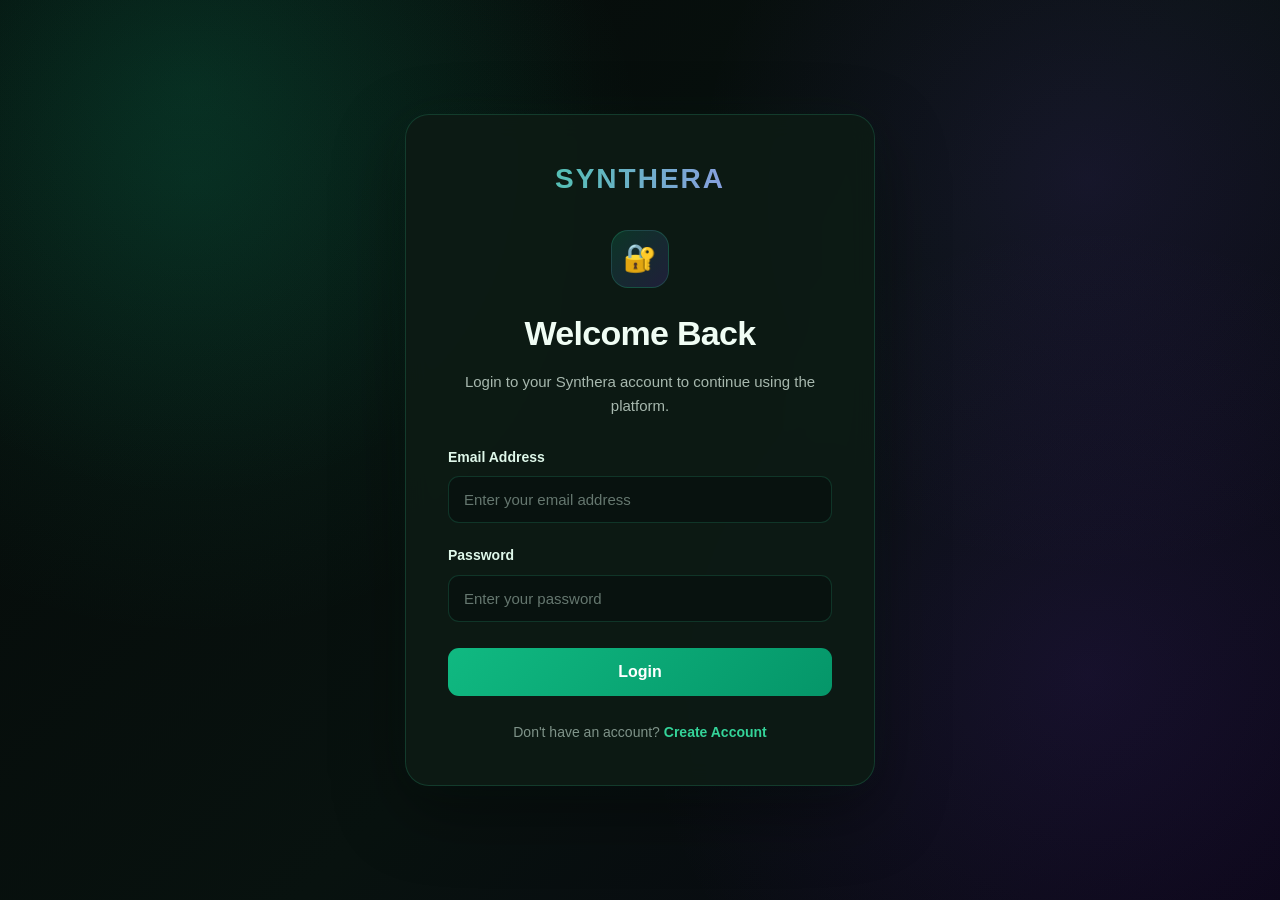
<file: frontend/index.html>
﻿<!DOCTYPE html>
<html lang="en">
<head>
    <meta charset="UTF-8">
    <meta name="viewport" content="width=device-width, initial-scale=1.0">

    <title>Synthera - AI Health Screening</title>

    <style>
        * {
            box-sizing: border-box;
            margin: 0;
            padding: 0;
        }

        html {
            scroll-behavior: smooth;
        }

        body {
            font-family: Arial, Helvetica, sans-serif;
            background: #06100d;
            color: #f0fdf4;
            min-height: 100vh;
        }

        /* =========================
           NAVBAR
        ========================= */

        .navbar {
            width: 100%;
            background: rgba(5, 15, 12, 0.96);
            border-bottom: 1px solid rgba(52, 211, 153, 0.15);
            position: sticky;
            top: 0;
            z-index: 1000;
            backdrop-filter: blur(12px);
        }

        .nav-container {
            max-width: 1200px;
            margin: auto;
            min-height: 72px;
            padding: 0 25px;

            display: flex;
            align-items: center;
            justify-content: space-between;
        }

        .nav-left {
            display: flex;
            align-items: center;
            gap: 25px;
        }

        .logo {
            text-decoration: none;
            color: #34d399;
            font-size: 25px;
            font-weight: 800;
            letter-spacing: 2px;
        }

        .welcome-text {
            color: #a7b8ae;
            font-size: 14px;
        }

        .nav-links {
            display: flex;
            gap: 25px;
        }

        .nav-links a {
            color: #b8c8c0;
            text-decoration: none;
            font-size: 14px;
            font-weight: 600;
        }

        .nav-links a:hover,
        .nav-links a.active {
            color: #34d399;
        }


        /* =========================
           HERO
        ========================= */

        .hero {
            min-height: 560px;

            display: flex;
            align-items: center;
            justify-content: center;

            padding: 80px 20px;

            background:
                radial-gradient(
                    circle at 20% 30%,
                    rgba(16, 185, 129, 0.14),
                    transparent 35%
                ),
                radial-gradient(
                    circle at 80% 60%,
                    rgba(124, 58, 237, 0.14),
                    transparent 35%
                );
        }

        .hero-content {
            max-width: 900px;
            text-align: center;
        }

        .hero-badge {
            display: inline-block;
            margin-bottom: 20px;

            color: #34d399;
            font-size: 13px;
            font-weight: 700;
            letter-spacing: 2px;
        }

        .hero h1 {
            font-size: clamp(42px, 7vw, 72px);
            line-height: 1.05;
            margin-bottom: 25px;
        }

        .hero h1 span {
            display: block;
            color: #10b981;
        }

        .hero p {
            max-width: 720px;
            margin: auto;

            color: #a7b8ae;
            font-size: 17px;
            line-height: 1.7;
        }

        .hero-buttons {
            display: flex;
            justify-content: center;
            gap: 15px;
            margin-top: 32px;
        }


        /* =========================
           BUTTONS
        ========================= */

        .btn-primary,
        .btn-secondary {
            display: inline-block;

            padding: 14px 25px;
            border-radius: 10px;

            font-size: 15px;
            font-weight: 700;

            text-decoration: none;
            cursor: pointer;

            transition: 0.25s ease;
        }

        .btn-primary {
            background: linear-gradient(
                135deg,
                #10b981,
                #059669
            );

            color: white;
            border: none;
        }

        .btn-primary:hover {
            transform: translateY(-2px);
            box-shadow:
                0 12px 30px rgba(16, 185, 129, 0.25);
        }

        .btn-secondary {
            border: 1px solid rgba(52, 211, 153, 0.35);
            color: #34d399;
            background: rgba(16, 185, 129, 0.05);
        }

        .btn-secondary:hover {
            background: rgba(16, 185, 129, 0.12);
        }


        /* =========================
           SCREENING
        ========================= */

        .screening-section {
            padding: 80px 20px 100px;

            background:
                radial-gradient(
                    circle at 15% 30%,
                    rgba(16, 185, 129, 0.08),
                    transparent 35%
                );
        }

        .section-heading {
            text-align: center;
            margin-bottom: 40px;
        }

        .section-heading > span {
            display: block;

            color: #34d399;
            font-size: 13px;
            font-weight: 700;
            letter-spacing: 2px;

            margin-bottom: 12px;
        }

        .section-heading h2 {
            font-size: 40px;
            margin-bottom: 12px;
        }

        .section-heading p {
            color: #9eb0a7;
            font-size: 16px;
        }


        /* =========================
           SCREENING BOX
        ========================= */

        .screening-box {
            width: 100%;
            max-width: 850px;

            margin: auto;
            padding: 30px;

            border-radius: 24px;

            background:
                linear-gradient(
                    135deg,
                    rgba(13, 35, 27, 0.96),
                    rgba(14, 19, 35, 0.96)
                );

            border: 1px solid rgba(52, 211, 153, 0.20);

            box-shadow:
                0 25px 70px rgba(0, 0, 0, 0.35);
        }


        /* =========================
           UPLOAD
        ========================= */

        .upload-area {
            min-height: 330px;

            border: 2px dashed rgba(16, 185, 129, 0.45);
            border-radius: 20px;

            display: flex;
            flex-direction: column;
            align-items: center;
            justify-content: center;

            padding: 35px 20px;

            text-align: center;

            background: rgba(16, 185, 129, 0.035);
        }

        .upload-icon {
            width: 65px;
            height: 65px;

            border-radius: 50%;

            display: flex;
            align-items: center;
            justify-content: center;

            background: rgba(16, 185, 129, 0.10);
            color: #34d399;

            font-size: 42px;

            margin-bottom: 18px;
        }

        .upload-area h3 {
            font-size: 24px;
            margin-bottom: 10px;
        }

        .upload-area p {
            color: #a7b8ae;
            margin-bottom: 18px;
        }

        .file-name {
            color: #34d399 !important;
            font-size: 14px;
            margin-top: 15px;
            margin-bottom: 0 !important;

            max-width: 90%;
            overflow: hidden;
            text-overflow: ellipsis;
            white-space: nowrap;
        }


        /* =========================
           PREVIEW
        ========================= */

        .preview-area {
            display: none;

            margin-top: 25px;
            padding: 20px;

            border-radius: 16px;

            background: #071510;
            border: 1px solid rgba(52, 211, 153, 0.18);

            text-align: center;
        }

        .preview-area.show {
            display: block;
        }

        #previewImage {
            display: block;

            width: auto;
            max-width: 100%;

            /* IMPORTANT */
            max-height: 320px;

            margin: auto;

            object-fit: contain;

            border-radius: 12px;

            box-shadow:
                0 10px 30px rgba(0, 0, 0, 0.35);
        }


        /* =========================
           ANALYZE BUTTON
        ========================= */

        .screening-button {
            width: 100%;

            margin-top: 25px;

            padding: 17px;

            font-size: 17px;
        }

        .screening-button:disabled {
            opacity: 0.6;
            cursor: not-allowed;
            transform: none;
        }


        /* =========================
           RESULT
        ========================= */

        .result-box {
            display: none;

            margin-top: 25px;

            padding: 25px;

            border-radius: 18px;

            background:
                linear-gradient(
                    135deg,
                    rgba(16, 185, 129, 0.10),
                    rgba(124, 58, 237, 0.10)
                );

            border: 1px solid rgba(52, 211, 153, 0.25);

            text-align: center;
        }

        .result-box.show {
            display: block;
        }

        .result-content h3 {
            color: #34d399;
            font-size: 14px;
            letter-spacing: 2px;
            margin-bottom: 15px;
        }

        .result-status {
            font-size: 32px;
            font-weight: 800;

            color: #f0fdf4;

            margin-bottom: 12px;
        }

        .result-confidence {
            color: #a7b8ae;
            font-size: 16px;
            margin-bottom: 15px;
        }

        .result-confidence strong {
            color: #34d399;
        }

        .result-message {
            color: #b6c5bd;
            line-height: 1.6;
            font-size: 14px;
        }

        .result-actions {
            display: flex;
            justify-content: center;
            gap: 12px;
            margin-top: 22px;
            flex-wrap: wrap;
        }


        /* =========================
           ERROR
        ========================= */

        .error-message {
            color: #fecaca;

            background: rgba(239, 68, 68, 0.10);

            border: 1px solid rgba(239, 68, 68, 0.25);

            border-radius: 12px;

            padding: 15px;

            line-height: 1.5;
        }


        /* =========================
           FEATURES
        ========================= */

        .features-section {
            padding: 80px 20px;
        }

        .features-grid {
            max-width: 1200px;
            margin: auto;

            display: grid;
            grid-template-columns:
                repeat(3, 1fr);

            gap: 30px;
        }

        .feature-card {
            padding: 35px;

            min-height: 280px;

            border-radius: 22px;

            background: rgba(13, 27, 21, 0.90);

            border: 1px solid rgba(52, 211, 153, 0.18);

            transition: 0.25s ease;
        }

        .feature-card:hover {
            transform: translateY(-5px);

            border-color:
                rgba(52, 211, 153, 0.35);
        }

        .feature-icon {
            width: 65px;
            height: 65px;

            border-radius: 16px;

            display: flex;
            align-items: center;
            justify-content: center;

            background:
                linear-gradient(
                    135deg,
                    rgba(16, 185, 129, 0.15),
                    rgba(124, 58, 237, 0.15)
                );

            border: 1px solid rgba(52, 211, 153, 0.20);

            color: #f0fdf4;

            font-size: 28px;

            margin-bottom: 30px;
        }

        .feature-card h3 {
            font-size: 24px;
            margin-bottom: 20px;
        }

        .feature-card p {
            color: #a7b8ae;
            line-height: 1.7;
        }


        /* =========================
           WORKFLOW
        ========================= */

        .workflow-section {
            padding: 80px 20px;
        }

        .workflow {
            max-width: 1100px;
            margin: auto;

            display: grid;
            grid-template-columns:
                repeat(4, 1fr);

            gap: 20px;
        }

        .workflow-step {
            text-align: center;

            padding: 25px;
        }

        .step-number {
            width: 60px;
            height: 60px;

            margin: 0 auto 18px;

            border-radius: 50%;

            display: flex;
            align-items: center;
            justify-content: center;

            background: rgba(16, 185, 129, 0.10);

            border: 1px solid rgba(52, 211, 153, 0.25);

            color: #34d399;

            font-weight: 800;
        }

        .workflow-step h3 {
            margin-bottom: 10px;
        }

        .workflow-step p {
            color: #8fa39a;
            line-height: 1.5;
        }


        /* =========================
           FOOTER
        ========================= */

        .footer {
            padding: 50px 20px;

            border-top:
                1px solid rgba(52, 211, 153, 0.12);

            text-align: center;

            background: #040b09;
        }

        .footer h3 {
            color: #34d399;
            letter-spacing: 2px;
            margin-bottom: 15px;
        }

        .footer p {
            color: #87978f;
            margin-bottom: 12px;
        }

        .footer span {
            color: #596861;
            font-size: 13px;
        }


        /* =========================
           MOBILE
        ========================= */

        @media (max-width: 800px) {

            .nav-container {
                flex-direction: column;
                gap: 15px;
                padding: 18px;
            }

            .nav-left {
                flex-direction: column;
                gap: 8px;
            }

            .nav-links {
                gap: 15px;
                flex-wrap: wrap;
                justify-content: center;
            }

            .hero {
                padding: 60px 20px;
            }

            .hero h1 {
                font-size: 42px;
            }

            .hero-buttons {
                flex-direction: column;
            }

            .features-grid {
                grid-template-columns: 1fr;
            }

            .workflow {
                grid-template-columns:
                    repeat(2, 1fr);
            }

            .screening-box {
                padding: 18px;
            }

        }


        @media (max-width: 500px) {

            .workflow {
                grid-template-columns: 1fr;
            }

            .section-heading h2 {
                font-size: 32px;
            }

            .upload-area {
                min-height: 280px;
            }

        }
    </style>
</head>


<body>

    <!-- =========================
         NAVBAR
    ========================= -->

    <nav class="navbar">

        <div class="nav-container">

            <div class="nav-left">

                <a
                    href="index.html"
                    class="logo"
                >
                    SYNTHERA
                </a>

                <span
                    class="welcome-text"
                    id="welcomeUser"
                >
                    Hello 👋
                </span>

            </div>


            <div class="nav-links">

                <a
                    href="index.html"
                    class="active"
                >
                    Home
                </a>

                <a href="#screening">
                    Screening
                </a>

                <a href="fund-request.html">
                    Fund Request
                </a>

            </div>

        </div>

    </nav>


    <!-- =========================
         HERO
    ========================= -->

    <section class="hero">

        <div class="hero-content">

            <span class="hero-badge">
                AI-POWERED HEALTH SCREENING
            </span>

            <h1>
                Intelligent Health
                <span>Screening & Support</span>
            </h1>

            <p>
                Synthera uses AI-based image screening
                to identify possible anemia indicators
                and connects eligible users with a
                structured healthcare fund request system.
            </p>

            <div class="hero-buttons">

                <a
                    href="#screening"
                    class="btn-primary"
                >
                    Start Screening
                </a>

                <a
                    href="fund-request.html"
                    class="btn-secondary"
                >
                    Request Fund
                </a>

            </div>

        </div>

    </section>


    <!-- =========================
         SCREENING
    ========================= -->

    <section
        class="screening-section"
        id="screening"
    >

        <div class="section-heading">

            <span>
                AI SCREENING
            </span>

            <h2>
                Check Your Health
            </h2>

            <p>
                Upload an eye image for an AI-based
                anemia screening result.
            </p>

        </div>


        <div class="screening-box">


            <!-- UPLOAD -->

            <div
                class="upload-area"
                id="uploadArea"
            >

                <div class="upload-icon">
                    +
                </div>

                <h3>
                    Upload Image
                </h3>

                <p>
                    Select a JPG, JPEG or PNG image
                </p>

                <input
                    type="file"
                    id="imageInput"
                    accept=".jpg,.jpeg,.png,image/jpeg,image/png"
                    hidden
                >

                <button
                    type="button"
                    class="btn-primary"
                    id="chooseImageBtn"
                >
                    Choose Image
                </button>

                <p
                    id="fileName"
                    class="file-name"
                ></p>

            </div>


            <!-- PREVIEW -->

            <div
                class="preview-area"
                id="previewArea"
            >

                <img
                    id="previewImage"
                    alt="Selected image preview"
                >

            </div>


            <!-- ANALYZE -->

            <button
                type="button"
                class="btn-primary screening-button"
                id="screenButton"
            >
                Analyze Image
            </button>


            <!-- RESULT -->

            <div
                id="resultBox"
                class="result-box"
            ></div>


        </div>

    </section>


    <!-- =========================
         FEATURES
    ========================= -->

    <section class="features-section">

        <div class="section-heading">

            <span>
                WHY SYNTHERA
            </span>

            <h2>
                One Platform, Multiple Solutions
            </h2>

        </div>


        <div class="features-grid">

            <div class="feature-card">

                <div class="feature-icon">
                    AI
                </div>

                <h3>
                    AI Screening
                </h3>

                <p>
                    Image-based AI screening provides
                    a quick preliminary anemia indication.
                </p>

            </div>


            <div class="feature-card">

                <div class="feature-icon">
                    ₹
                </div>

                <h3>
                    Fund Support
                </h3>

                <p>
                    Submit healthcare fund requests
                    through a structured digital process.
                </p>

            </div>


            <div class="feature-card">

                <div class="feature-icon">
                    ✓
                </div>

                <h3>
                    Admin Allocation
                </h3>

                <p>
                    Administrators can review requests
                    and allocate approved financial support.
                </p>

            </div>

        </div>

    </section>


    <!-- =========================
         WORKFLOW
    ========================= -->

    <section class="workflow-section">

        <div class="section-heading">

            <span>
                HOW IT WORKS
            </span>

            <h2>
                Simple 4-Step Process
            </h2>

        </div>


        <div class="workflow">

            <div class="workflow-step">

                <div class="step-number">
                    01
                </div>

                <h3>
                    Upload
                </h3>

                <p>
                    Upload a suitable health image.
                </p>

            </div>


            <div class="workflow-step">

                <div class="step-number">
                    02
                </div>

                <h3>
                    AI Screening
                </h3>

                <p>
                    Our trained model analyzes the image.
                </p>

            </div>


            <div class="workflow-step">

                <div class="step-number">
                    03
                </div>

                <h3>
                    Request Fund
                </h3>

                <p>
                    Submit a healthcare support request.
                </p>

            </div>


            <div class="workflow-step">

                <div class="step-number">
                    04
                </div>

                <h3>
                    Allocation
                </h3>

                <p>
                    Admin reviews and processes the request.
                </p>

            </div>

        </div>

    </section>


    <!-- =========================
         FOOTER
    ========================= -->

    <footer class="footer">

        <h3>
            SYNTHERA
        </h3>

        <p>
            AI-Based Multi-Deficiency Health Screening
            & Fund Allocation System
        </p>

        <span>
            © 2026 Synthera. Academic Project.
        </span>

    </footer>


    <!-- =========================
         JAVASCRIPT
    ========================= -->

    <script>

        /* =====================================
           USER LOGIN
        ===================================== */

        const userData =
            localStorage.getItem("synthera_user");


        if (!userData) {

            window.location.href =
                "login.html";

        }


        let currentUser = null;


        try {

            currentUser =
                JSON.parse(userData);

        } catch (error) {

            localStorage.removeItem(
                "synthera_user"
            );

            window.location.href =
                "login.html";

        }


        /* =====================================
           WELCOME USER
        ===================================== */

        if (currentUser) {

            const welcomeUser =
                document.getElementById(
                    "welcomeUser"
                );


            if (currentUser.name) {

                welcomeUser.textContent =
                    `Hello, ${currentUser.name} 👋`;

            }

        }


        /* =====================================
           ELEMENTS
        ===================================== */

        const imageInput =
            document.getElementById(
                "imageInput"
            );


        const chooseImageBtn =
            document.getElementById(
                "chooseImageBtn"
            );


        const previewArea =
            document.getElementById(
                "previewArea"
            );


        const previewImage =
            document.getElementById(
                "previewImage"
            );


        const fileName =
            document.getElementById(
                "fileName"
            );


        const screenButton =
            document.getElementById(
                "screenButton"
            );


        const resultBox =
            document.getElementById(
                "resultBox"
            );


        /* =====================================
           CHOOSE IMAGE
        ===================================== */

        chooseImageBtn.addEventListener(
            "click",
            function () {

                imageInput.click();

            }
        );


        /* =====================================
           IMAGE SELECTED
        ===================================== */

        imageInput.addEventListener(
            "change",
            function () {

                const file =
                    this.files[0];


                if (!file) {
                    return;
                }


                /* Check image */

                if (!file.type.startsWith("image/")) {

                    showError(
                        "Please select a valid JPG, JPEG or PNG image."
                    );

                    return;

                }


                /* File name */

                fileName.textContent =
                    file.name;


                /* Preview */

                const reader =
                    new FileReader();


                reader.onload =
                    function (event) {

                        previewImage.src =
                            event.target.result;


                        previewArea.classList.add(
                            "show"
                        );


                        /* Clear old result */

                        resultBox.classList.remove(
                            "show"
                        );

                        resultBox.innerHTML = "";

                    };


                reader.readAsDataURL(file);


                /* Clear previous AI data */

                localStorage.removeItem(
                    "synthera_screening_result"
                );

                localStorage.removeItem(
                    "synthera_screening_confidence"
                );

            }
        );


        /* =====================================
           ANALYZE IMAGE
        ===================================== */

        screenButton.addEventListener(
            "click",
            async function () {


                const file =
                    imageInput.files[0];


                /* No image */

                if (!file) {

                    showError(
                        "Please select an image first."
                    );

                    return;

                }


                /* Loading */

                screenButton.disabled =
                    true;

                screenButton.textContent =
                    "Analyzing...";


                resultBox.classList.remove(
                    "show"
                );


                const formData =
                    new FormData();


                formData.append(
                    "file",
                    file
                );


                try {


                    /* =========================
                       CALL BACKEND
                    ========================= */

                    const response =
                        await fetch(
                            "http://127.0.0.1:8001/predict",
                            {
                                method: "POST",
                                body: formData
                            }
                        );


                    /* Response */

                    const data =
                        await response.json();


                    console.log(
                        "AI RESPONSE:",
                        data
                    );


                    /* Backend error */

                    if (!response.ok) {

                        throw new Error(
                            data.detail ||
                            "AI screening failed."
                        );

                    }


                    /* =========================
                       GET RESULT
                    ========================= */

                    const prediction =
                        data.prediction ??
                        data.result ??
                        data.label ??
                        "Unknown";


                    let confidence =
                        data.confidence ??
                        data.probability ??
                        "";


                    const message =
                        data.message ??
                        "AI screening completed successfully.";


                    /* =========================
                       CONFIDENCE FORMAT
                    ========================= */

                    if (
                        confidence !== "" &&
                        confidence !== null &&
                        confidence !== undefined
                    ) {

                        const confidenceNumber =
                            Number(confidence);


                        if (
                            !Number.isNaN(
                                confidenceNumber
                            )
                        ) {

                            if (
                                confidenceNumber <= 1
                            ) {

                                confidence =
                                    (
                                        confidenceNumber *
                                        100
                                    ).toFixed(2);

                            } else {

                                confidence =
                                    confidenceNumber.toFixed(2);

                            }

                        }

                    }


                    /* =========================
                       SAVE AI RESULT
                    ========================= */

                    localStorage.setItem(
                        "synthera_screening_result",
                        prediction
                    );


                    localStorage.setItem(
                        "synthera_screening_confidence",
                        confidence
                    );


                    /* =========================
                       DISPLAY RESULT
                    ========================= */

                    resultBox.innerHTML = `

                        <div class="result-content">

                            <h3>
                                AI SCREENING RESULT
                            </h3>

                            <div class="result-status">
                                ${prediction}
                            </div>

                            ${
                                confidence !== ""
                                ?
                                `
                                <div class="result-confidence">

                                    Model Confidence:

                                    <strong>
                                        ${confidence}%
                                    </strong>

                                </div>
                                `
                                :
                                ""
                            }

                            <p class="result-message">
                                ${message}
                            </p>


                            <div class="result-actions">

                                <a
                                    href="fund-request.html"
                                    class="btn-primary"
                                >
                                    Continue to Fund Request
                                </a>

                                <button
                                    type="button"
                                    class="btn-secondary"
                                    onclick="window.location.href='#screening'"
                                >
                                    Analyze Another Image
                                </button>

                            </div>

                        </div>

                    `;


                    resultBox.classList.add(
                        "show"
                    );


                    /* =================================
                       IMPORTANT:
                       SCROLL TO RESULT
                    ================================= */

                    setTimeout(
                        function () {

                            resultBox.scrollIntoView({
                                behavior: "smooth",
                                block: "center"
                            });

                        },
                        200
                    );


                } catch (error) {


                    console.error(
                        "SCREENING ERROR:",
                        error
                    );


                    showError(
                        error.message ||
                        "Unable to connect to AI backend."
                    );

                }


                /* Reset button */

                screenButton.disabled =
                    false;

                screenButton.textContent =
                    "Analyze Image";

            }
        );


        /* =====================================
           ERROR FUNCTION
        ===================================== */

        function showError(message) {

            resultBox.innerHTML = `

                <div class="error-message">

                    <strong>
                        Screening Error
                    </strong>

                    <br><br>

                    ${message}

                </div>

            `;


            resultBox.classList.add(
                "show"
            );


            resultBox.scrollIntoView({
                behavior: "smooth",
                block: "center"
            });

        }

    </script>

</body>
</html>
</file>
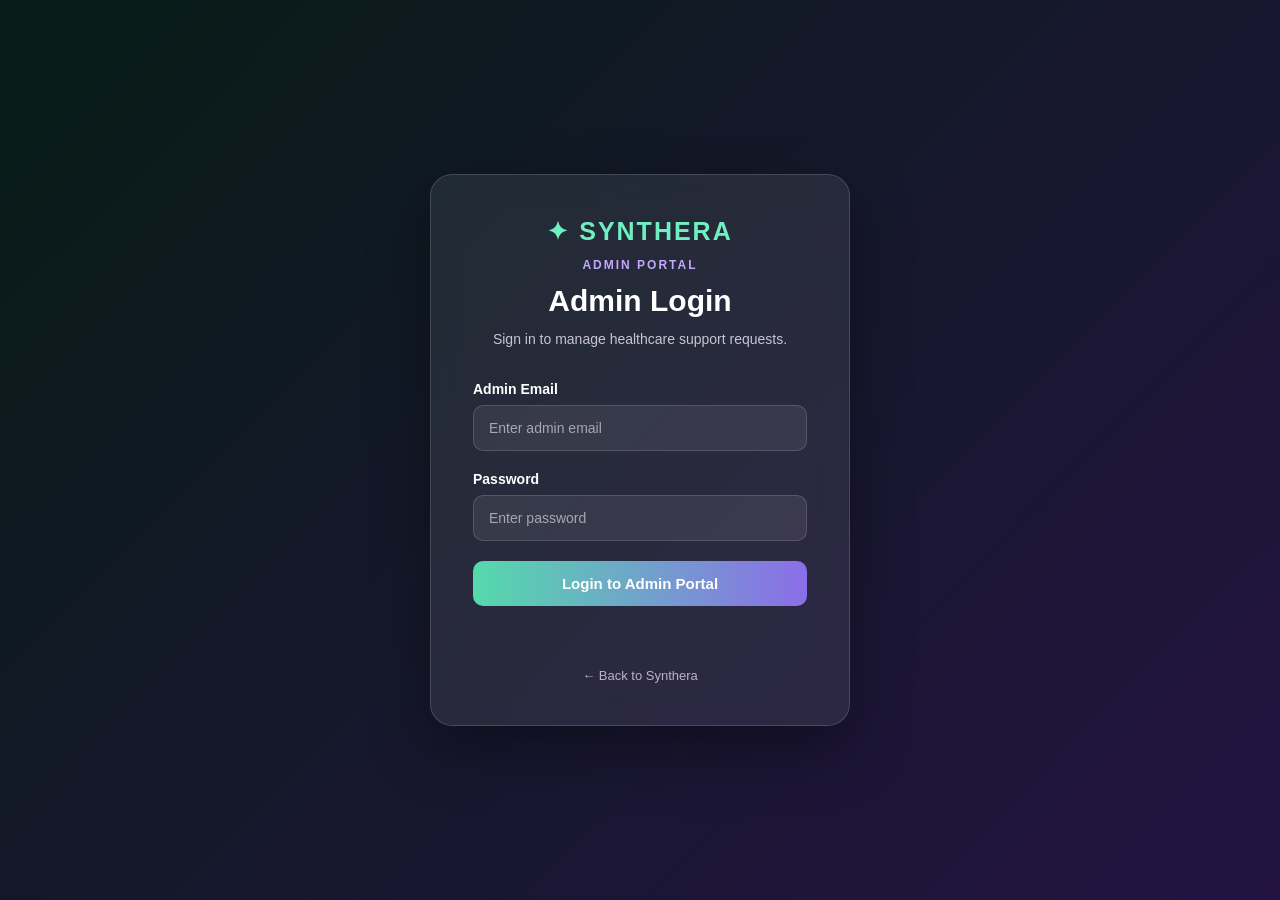
<file: frontend/admin-login.html>
<!DOCTYPE html>
<html lang="en">
<head>
    <meta charset="UTF-8">
    <meta name="viewport" content="width=device-width, initial-scale=1.0">

    <title>Synthera | Admin Login</title>

    <style>
        * {
            box-sizing: border-box;
            margin: 0;
            padding: 0;
        }

        body {
            min-height: 100vh;
            display: flex;
            align-items: center;
            justify-content: center;
            font-family: Arial, sans-serif;
            background: linear-gradient(135deg, #071c16, #241342);
            color: white;
        }

        .login-card {
            width: 420px;
            max-width: 90%;
            padding: 42px;
            border-radius: 22px;
            background: rgba(255, 255, 255, 0.08);
            border: 1px solid rgba(255, 255, 255, 0.15);
            box-shadow: 0 25px 60px rgba(0, 0, 0, 0.35);
            backdrop-filter: blur(15px);
        }

        .logo {
            text-align: center;
            font-size: 25px;
            font-weight: 800;
            letter-spacing: 2px;
            color: #70f0c1;
            margin-bottom: 12px;
        }

        .admin-label {
            text-align: center;
            font-size: 12px;
            font-weight: 700;
            letter-spacing: 2px;
            color: #c4a7ff;
            margin-bottom: 12px;
        }

        h1 {
            text-align: center;
            font-size: 30px;
            margin-bottom: 10px;
        }

        .description {
            text-align: center;
            color: #c9c5d4;
            font-size: 14px;
            line-height: 1.6;
            margin-bottom: 30px;
        }

        .form-group {
            margin-bottom: 20px;
        }

        label {
            display: block;
            margin-bottom: 8px;
            font-size: 14px;
            font-weight: 600;
        }

        input {
            width: 100%;
            padding: 14px 15px;
            border-radius: 10px;
            border: 1px solid rgba(255, 255, 255, 0.15);
            outline: none;
            background: rgba(255, 255, 255, 0.08);
            color: white;
            font-size: 14px;
        }

        input::placeholder {
            color: #aaa5b5;
        }

        input:focus {
            border-color: #70f0c1;
        }

        button {
            width: 100%;
            padding: 14px;
            border: none;
            border-radius: 10px;
            background: linear-gradient(90deg, #55d9ac, #8b6ee8);
            color: white;
            font-size: 15px;
            font-weight: 700;
            cursor: pointer;
            transition: 0.2s;
        }

        button:hover {
            transform: translateY(-1px);
            opacity: 0.95;
        }

        .message {
            margin-top: 18px;
            text-align: center;
            font-size: 14px;
            min-height: 20px;
        }

        .success {
            color: #70f0c1;
        }

        .error {
            color: #ff8d9b;
        }

        .back-link {
            display: block;
            text-align: center;
            margin-top: 24px;
            color: #bbb4ca;
            text-decoration: none;
            font-size: 13px;
        }

        .back-link:hover {
            color: white;
        }
    </style>
</head>

<body>

    <div class="login-card">

        <div class="logo">✦ SYNTHERA</div>

        <div class="admin-label">
            ADMIN PORTAL
        </div>

        <h1>Admin Login</h1>

        <p class="description">
            Sign in to manage healthcare support requests.
        </p>

        <form id="adminLoginForm">

            <div class="form-group">
                <label for="email">
                    Admin Email
                </label>

                <input
                    type="email"
                    id="email"
                    placeholder="Enter admin email"
                    required
                >
            </div>

            <div class="form-group">
                <label for="password">
                    Password
                </label>

                <input
                    type="password"
                    id="password"
                    placeholder="Enter password"
                    required
                >
            </div>

            <button type="submit">
                Login to Admin Portal
            </button>

        </form>

        <div id="message" class="message"></div>

        <a href="index.html" class="back-link">
            ← Back to Synthera
        </a>

    </div>

    <script>

        const form = document.getElementById("adminLoginForm");
        const message = document.getElementById("message");

        form.addEventListener("submit", async function(event) {

            event.preventDefault();

            message.className = "message";
            message.textContent = "Checking admin credentials...";

            const email = document
                .getElementById("email")
                .value
                .trim();

            const password = document
                .getElementById("password")
                .value;

            if (!email || !password) {

                message.textContent =
                    "Please enter email and password.";

                message.classList.add("error");

                return;
            }

            try {

                const response = await fetch(
                    "http://127.0.0.1:8001/admin-login",
                    {
                        method: "POST",

                        headers: {
                            "Content-Type": "application/json"
                        },

                        body: JSON.stringify({
                            email: email,
                            password: password
                        })
                    }
                );

                const data = await response.json();

                if (!response.ok) {

                    throw new Error(
                        data.detail || "Invalid admin credentials."
                    );
                }

                localStorage.setItem(
                    "synthera_admin",
                    JSON.stringify(data.admin)
                );

                message.textContent =
                    "Admin login successful. Opening dashboard...";

                message.classList.add("success");

                setTimeout(function() {

                    window.location.href = "admin.html";

                }, 800);

            } catch (error) {

                console.error(error);

                message.textContent =
                    error.message ||
                    "Unable to connect to the backend.";

                message.classList.add("error");
            }

        });

    </script>

</body>
</html>
</file>
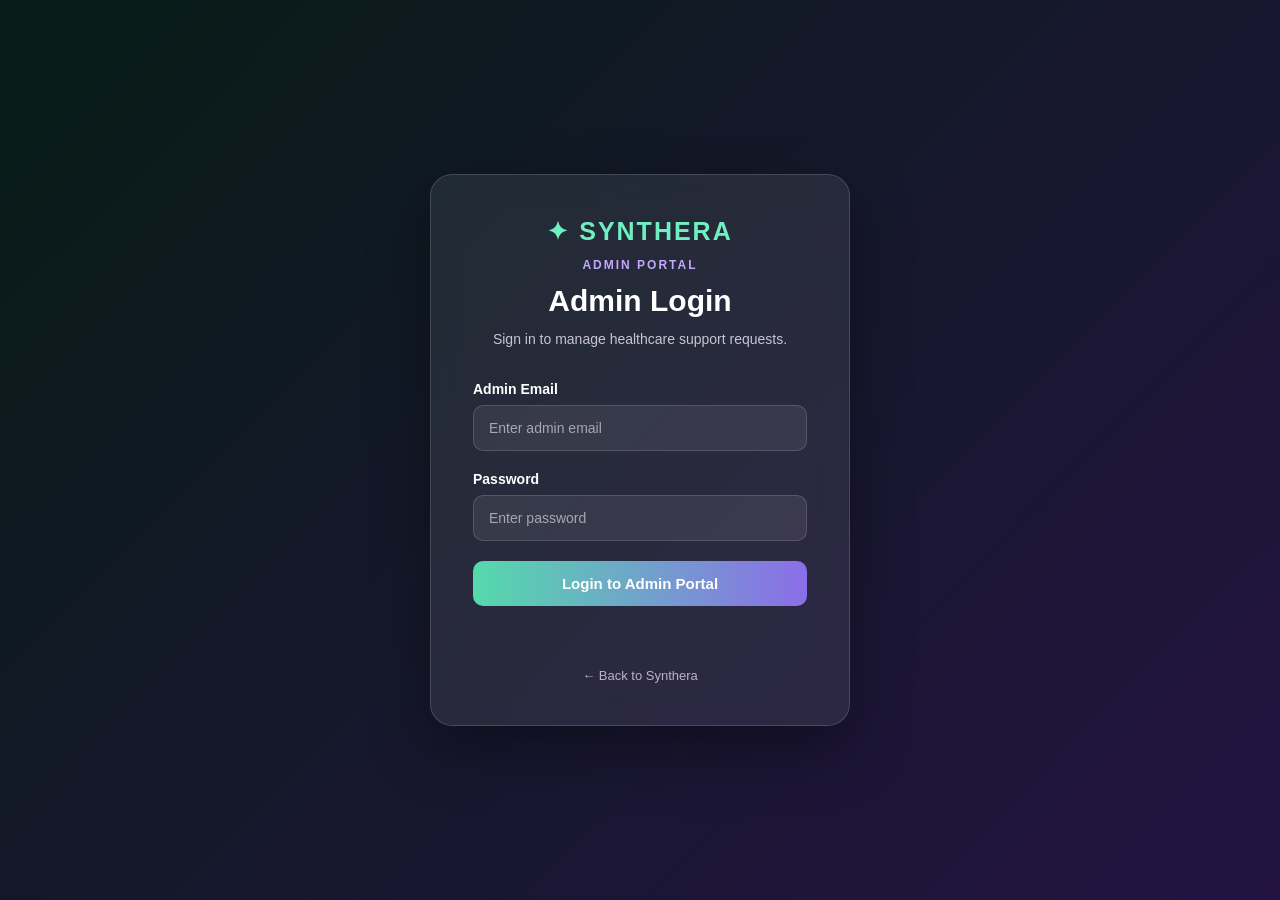
<file: frontend/admin.html>
<!DOCTYPE html>
<html lang="en">
<head>
    <meta charset="UTF-8">
    <meta name="viewport" content="width=device-width, initial-scale=1.0">

    <title>Synthera | Admin Dashboard</title>

    <style>

        * {
            box-sizing: border-box;
            margin: 0;
            padding: 0;
        }

        :root {
            --dark-green: #063b2d;
            --green: #087f5b;
            --green-light: #20b486;
            --mint: #7af0c5;

            --purple: #6841d9;
            --purple-light: #8b6be8;

            --red: #d63d55;
            --red-light: #fff0f2;

            --yellow: #a56b00;
            --yellow-light: #fff7df;

            --text: #17241f;
            --muted: #718079;
            --border: #e3ebe7;

            --background: #f4f8f6;
            --white: #ffffff;
        }

        body {
            font-family: Arial, Helvetica, sans-serif;

            background:
                radial-gradient(
                    circle at 5% 0%,
                    rgba(104, 65, 217, 0.08),
                    transparent 30%
                ),
                radial-gradient(
                    circle at 95% 10%,
                    rgba(32, 180, 134, 0.10),
                    transparent 30%
                ),
                var(--background);

            color: var(--text);
            min-height: 100vh;
        }

        /* ================= NAVBAR ================= */

        .navbar {
            height: 76px;

            background:
                linear-gradient(
                    135deg,
                    var(--dark-green),
                    #075b43
                );

            display: flex;
            align-items: center;

            padding: 0 50px;

            color: white;

            box-shadow:
                0 8px 30px rgba(6, 59, 45, 0.22);

            position: sticky;
            top: 0;
            z-index: 100;
        }

        .logo {
            font-size: 23px;
            font-weight: 900;
            letter-spacing: 2px;
            color: var(--mint);
        }

        .admin-title {
            margin-left: auto;
            margin-right: 25px;

            font-size: 12px;
            font-weight: 800;

            letter-spacing: 2px;

            color: #d9eee7;
        }

        .logout-btn {
            border: 1px solid rgba(255,255,255,0.25);

            background: rgba(255,255,255,0.08);

            color: white;

            padding: 10px 18px;

            border-radius: 10px;

            font-weight: 700;

            cursor: pointer;

            transition: 0.2s;
        }

        .logout-btn:hover {
            background: rgba(255,255,255,0.18);
            transform: translateY(-1px);
        }

        /* ================= MAIN ================= */

        .container {
            width: min(1240px, 92%);

            margin: 45px auto 70px;
        }

        .page-heading {
            margin-bottom: 30px;
        }

        .page-heading small {
            display: inline-block;

            padding: 7px 13px;

            border-radius: 50px;

            background: #f0ebff;

            color: var(--purple);

            font-size: 11px;

            font-weight: 900;

            letter-spacing: 1.8px;
        }

        .page-heading h1 {
            margin-top: 13px;

            font-size: 35px;

            letter-spacing: -0.7px;
        }

        .page-heading p {
            margin-top: 9px;

            color: var(--muted);

            font-size: 14px;
        }

        /* ================= STAT CARDS ================= */

        .stats {
            display: grid;

            grid-template-columns:
                repeat(4, 1fr);

            gap: 18px;

            margin-bottom: 30px;
        }

        .stat-card {
            position: relative;

            overflow: hidden;

            background: var(--white);

            border: 1px solid var(--border);

            border-radius: 18px;

            padding: 25px;

            box-shadow:
                0 12px 30px rgba(16, 48, 39, 0.07);

            transition: 0.25s;
        }

        .stat-card:hover {
            transform: translateY(-4px);

            box-shadow:
                0 18px 38px rgba(16, 48, 39, 0.12);
        }

        .stat-card::after {
            content: "";

            position: absolute;

            width: 80px;
            height: 80px;

            border-radius: 50%;

            right: -28px;
            top: -30px;

            background: rgba(104,65,217,0.08);
        }

        .stat-card:nth-child(2)::after {
            background: rgba(245,184,45,0.13);
        }

        .stat-card:nth-child(3)::after {
            background: rgba(32,180,134,0.13);
        }

        .stat-card:nth-child(4)::after {
            background: rgba(214,61,85,0.10);
        }

        .stat-label {
            color: var(--muted);

            font-size: 12px;

            font-weight: 800;

            text-transform: uppercase;

            letter-spacing: 0.6px;

            margin-bottom: 10px;
        }

        .stat-number {
            color: var(--dark-green);

            font-size: 34px;

            font-weight: 900;
        }

        /* ================= REQUEST SECTION ================= */

        .request-section {
            background: rgba(255,255,255,0.96);

            border: 1px solid var(--border);

            border-radius: 21px;

            padding: 27px;

            box-shadow:
                0 14px 40px rgba(16,48,39,0.08);
        }

        .section-header {
            display: flex;

            align-items: center;

            justify-content: space-between;

            margin-bottom: 22px;

            gap: 15px;
        }

        .section-header h2 {
            font-size: 21px;
        }

        .refresh-btn {
            border: none;

            background:
                linear-gradient(
                    135deg,
                    var(--green),
                    var(--green-light)
                );

            color: white;

            padding: 11px 18px;

            border-radius: 10px;

            cursor: pointer;

            font-weight: 800;

            box-shadow:
                0 7px 17px rgba(8,127,91,0.20);

            transition: 0.2s;
        }

        .refresh-btn:hover {
            transform: translateY(-2px);

            box-shadow:
                0 11px 22px rgba(8,127,91,0.25);
        }

        /* ================= TABLE ================= */

        .table-wrapper {
            width: 100%;

            overflow-x: auto;

            border: 1px solid var(--border);

            border-radius: 15px;
        }

        table {
            width: 100%;

            min-width: 1050px;

            border-collapse: collapse;
        }

        th {
            padding: 15px;

            text-align: left;

            background:
                linear-gradient(
                    90deg,
                    #edf8f4,
                    #f5f1ff
                );

            color: #566a62;

            font-size: 11px;

            text-transform: uppercase;

            letter-spacing: 0.7px;
        }

        td {
            padding: 15px;

            border-bottom:
                1px solid #edf1ef;

            font-size: 13px;

            vertical-align: middle;
        }

        tr:last-child td {
            border-bottom: none;
        }

        tbody tr:hover td {
            background: #fbfdfc;
        }

        /* ================= AI INFO ================= */

        .ai-result {
            display: inline-block;

            padding: 6px 10px;

            border-radius: 8px;

            background: #edf8f4;

            color: var(--green);

            font-size: 11px;

            font-weight: 800;
        }

        .ai-confidence {
            display: inline-block;

            margin-top: 5px;

            color: var(--purple);

            font-size: 11px;

            font-weight: 800;
        }

        /* ================= STATUS ================= */

        .status {
            display: inline-flex;

            align-items: center;

            padding: 6px 11px;

            border-radius: 50px;

            font-size: 11px;

            font-weight: 800;
        }

        .pending {
            background: var(--yellow-light);
            color: var(--yellow);
        }

        .allocated {
            background: #e2faf1;
            color: #08744f;
        }

        .rejected {
            background: var(--red-light);
            color: var(--red);
        }

        /* ================= BUTTONS ================= */

        .action-btn {
            border: none;

            padding: 8px 11px;

            border-radius: 8px;

            cursor: pointer;

            font-size: 11px;

            font-weight: 800;

            margin-right: 5px;

            margin-bottom: 4px;

            transition: 0.18s;
        }

        .action-btn:hover {
            transform: translateY(-1px);
        }

        .details-btn {
            background: #edf2f0;
            color: #263a33;
        }

        .details-btn:hover {
            background: #dfe8e4;
        }

        .allocate-btn {
            background:
                linear-gradient(
                    135deg,
                    var(--purple),
                    var(--purple-light)
                );

            color: white;

            box-shadow:
                0 5px 13px rgba(104,65,217,0.18);
        }

        .allocate-btn:hover {
            box-shadow:
                0 8px 17px rgba(104,65,217,0.25);
        }

        .reject-btn {
            background: var(--red-light);
            color: var(--red);
        }

        .reject-btn:hover {
            background: #ffe0e5;
        }

        /* ================= EMPTY / LOADING ================= */

        .empty,
        .loading {
            text-align: center;

            padding: 55px 20px;

            color: var(--muted);
        }

        /* ================= MODAL ================= */

        .modal {
            display: none;

            position: fixed;

            inset: 0;

            background:
                rgba(4,22,17,0.67);

            backdrop-filter: blur(6px);

            align-items: center;

            justify-content: center;

            z-index: 1000;

            padding: 20px;
        }

        .modal.show {
            display: flex;
        }

        .modal-card {
            width: 490px;

            max-width: 100%;

            max-height: 90vh;

            overflow-y: auto;

            background: white;

            border-radius: 22px;

            padding: 30px;

            box-shadow:
                0 28px 80px rgba(0,0,0,0.30);
        }

        .modal-card h2 {
            color: var(--dark-green);

            font-size: 24px;

            margin-bottom: 8px;
        }

        .modal-description {
            color: var(--muted);

            font-size: 13px;

            line-height: 1.65;

            margin-bottom: 22px;
        }

        .request-info {
            background:
                linear-gradient(
                    135deg,
                    #f2f8f5,
                    #f7f3ff
                );

            padding: 17px;

            border-radius: 13px;

            margin-bottom: 20px;

            border: 1px solid #e7ece9;
        }

        .request-info p {
            margin-bottom: 10px;

            font-size: 13px;

            line-height: 1.5;
        }

        .request-info p:last-child {
            margin-bottom: 0;
        }

        .request-info strong {
            color: var(--dark-green);
        }

        .ai-box {
            margin-top: 15px;

            padding: 15px;

            border-radius: 12px;

            background: white;

            border: 1px solid #dfe9e4;
        }

        .ai-box-title {
            color: var(--purple);

            font-size: 12px;

            font-weight: 900;

            letter-spacing: 0.8px;

            text-transform: uppercase;

            margin-bottom: 10px;
        }

        .medical-note {
            margin-top: 12px;

            font-size: 11px;

            line-height: 1.5;

            color: var(--muted);
        }

        .form-group {
            margin-bottom: 18px;
        }

        .form-group label {
            display: block;

            margin-bottom: 7px;

            font-size: 13px;

            font-weight: 800;
        }

        .form-group input {
            width: 100%;

            padding: 13px;

            border: 1px solid #dce5e1;

            border-radius: 10px;

            outline: none;

            font-family: inherit;

            font-size: 14px;
        }

        .form-group input:focus {
            border-color: var(--purple);

            box-shadow:
                0 0 0 4px rgba(104,65,217,0.10);
        }

        .modal-actions {
            display: flex;

            justify-content: flex-end;

            gap: 10px;

            margin-top: 22px;
        }

        .cancel-btn,
        .confirm-btn,
        .confirm-reject-btn {
            border: none;

            padding: 11px 18px;

            border-radius: 10px;

            cursor: pointer;

            font-weight: 800;
        }

        .cancel-btn {
            background: #edf1ef;
            color: #263a33;
        }

        .confirm-btn {
            background:
                linear-gradient(
                    135deg,
                    var(--purple),
                    var(--purple-light)
                );

            color: white;
        }

        .confirm-reject-btn {
            background: var(--red);
            color: white;
        }

        .cancel-btn:hover,
        .confirm-btn:hover,
        .confirm-reject-btn:hover {
            transform: translateY(-1px);
        }

        /* ================= TOAST ================= */

        #message {
            position: fixed;

            right: 25px;

            bottom: 25px;

            padding: 14px 20px;

            border-radius: 12px;

            background:
                linear-gradient(
                    135deg,
                    var(--dark-green),
                    #087052
                );

            color: white;

            display: none;

            z-index: 2000;

            box-shadow:
                0 12px 30px rgba(0,0,0,0.22);

            font-size: 14px;
        }

        /* ================= RESPONSIVE ================= */

        @media (max-width: 900px) {

            .stats {
                grid-template-columns:
                    repeat(2, 1fr);
            }

            .navbar {
                padding: 0 22px;
            }

            .admin-title {
                display: none;
            }
        }

        @media (max-width: 550px) {

            .stats {
                grid-template-columns: 1fr;
            }

            .container {
                width: 94%;

                margin-top: 30px;
            }

            .navbar {
                padding: 0 15px;
            }

            .logo {
                font-size: 18px;
            }

            .page-heading h1 {
                font-size: 27px;
            }

            .request-section {
                padding: 18px;
            }

            .section-header {
                flex-direction: column;

                align-items: flex-start;
            }
        }

    </style>
</head>


<body>

    <!-- ================= NAVBAR ================= -->

    <nav class="navbar">

        <div class="logo">
            ✦ SYNTHERA
        </div>

        <div class="admin-title">
            ADMIN PORTAL
        </div>

        <button
            class="logout-btn"
            onclick="logoutAdmin()"
        >
            Logout
        </button>

    </nav>


    <!-- ================= MAIN ================= -->

    <main class="container">

        <div class="page-heading">

            <small>
                ADMINISTRATION
            </small>

            <h1>
                Healthcare Support Dashboard
            </h1>

            <p>
                Review financial support requests and manage fund allocation.
            </p>

        </div>


        <!-- ================= STATISTICS ================= -->

        <div class="stats">

            <div class="stat-card">

                <div class="stat-label">
                    Total Requests
                </div>

                <div
                    class="stat-number"
                    id="totalRequests"
                >
                    0
                </div>

            </div>


            <div class="stat-card">

                <div class="stat-label">
                    Pending
                </div>

                <div
                    class="stat-number"
                    id="pendingRequests"
                >
                    0
                </div>

            </div>


            <div class="stat-card">

                <div class="stat-label">
                    Allocated
                </div>

                <div
                    class="stat-number"
                    id="allocatedRequests"
                >
                    0
                </div>

            </div>


            <div class="stat-card">

                <div class="stat-label">
                    Rejected
                </div>

                <div
                    class="stat-number"
                    id="rejectedRequests"
                >
                    0
                </div>

            </div>

        </div>


        <!-- ================= REQUEST TABLE ================= -->

        <section class="request-section">

            <div class="section-header">

                <h2>
                    Fund Support Requests
                </h2>

                <button
                    class="refresh-btn"
                    onclick="loadRequests()"
                >
                    ↻ Refresh
                </button>

            </div>


            <div class="table-wrapper">

                <table>

                    <thead>

                        <tr>

                            <th>ID</th>

                            <th>Name</th>

                            <th>Email</th>

                            <th>Condition</th>

                            <th>AI Screening</th>

                            <th>Requested</th>

                            <th>Status</th>

                            <th>Actions</th>

                        </tr>

                    </thead>


                    <tbody id="requestTableBody">

                        <tr>

                            <td
                                colspan="8"
                                class="loading"
                            >
                                Loading requests...
                            </td>

                        </tr>

                    </tbody>

                </table>

            </div>

        </section>

    </main>


    <!-- ================= ALLOCATION MODAL ================= -->

    <div
        class="modal"
        id="allocationModal"
    >

        <div class="modal-card">

            <h2>
                Allocate Fund
            </h2>

            <p class="modal-description">
                Review the request and enter the amount you want to allocate.
            </p>


            <div class="request-info">

                <p>
                    <strong>Name:</strong>
                    <span id="modalName">-</span>
                </p>

                <p>
                    <strong>Email:</strong>
                    <span id="modalEmail">-</span>
                </p>

                <p>
                    <strong>Condition:</strong>
                    <span id="modalCondition">-</span>
                </p>

                <div class="ai-box">

                    <div class="ai-box-title">
                        AI Screening
                    </div>

                    <p>
                        <strong>Prediction:</strong>
                        <span id="modalAIResult">
                            Not available
                        </span>
                    </p>

                    <p>
                        <strong>Confidence:</strong>
                        <span id="modalAIConfidence">
                            Not available
                        </span>
                    </p>

                </div>

                <p>
                    <strong>Requested Amount:</strong>
                    ₹<span id="modalRequested">0</span>
                </p>

            </div>


            <div class="form-group">

                <label>
                    Allocated Amount
                </label>

                <input
                    type="number"
                    id="allocatedAmount"
                    placeholder="Enter amount"
                    min="1"
                >

            </div>


            <div class="modal-actions">

                <button
                    class="cancel-btn"
                    onclick="closeModal()"
                >
                    Cancel
                </button>

                <button
                    class="confirm-btn"
                    onclick="allocateFund()"
                >
                    Accept & Allocate
                </button>

            </div>

        </div>

    </div>


    <!-- ================= REJECT MODAL ================= -->

    <div
        class="modal"
        id="rejectModal"
    >

        <div class="modal-card">

            <h2>
                Reject Request
            </h2>

            <p class="modal-description">
                Are you sure you want to reject this financial support request?
            </p>


            <div class="request-info">

                <p>
                    <strong>Name:</strong>
                    <span id="rejectName">-</span>
                </p>

                <p>
                    <strong>Email:</strong>
                    <span id="rejectEmail">-</span>
                </p>

                <p>
                    <strong>Requested Amount:</strong>
                    ₹<span id="rejectAmount">0</span>
                </p>

            </div>


            <div class="modal-actions">

                <button
                    class="cancel-btn"
                    onclick="closeRejectModal()"
                >
                    Cancel
                </button>

                <button
                    class="confirm-reject-btn"
                    onclick="rejectRequest()"
                >
                    Reject Request
                </button>

            </div>

        </div>

    </div>


    <!-- ================= DETAILS MODAL ================= -->

    <div
        class="modal"
        id="detailsModal"
    >

        <div class="modal-card">

            <h2>
                Request Details
            </h2>

            <p class="modal-description">
                Complete information submitted by the user.
            </p>


            <div class="request-info">

                <p>
                    <strong>Name:</strong>
                    <span id="detailsName">-</span>
                </p>

                <p>
                    <strong>Email:</strong>
                    <span id="detailsEmail">-</span>
                </p>

                <p>
                    <strong>Health Condition:</strong>
                    <span id="detailsCondition">-</span>
                </p>


                <!-- AI SCREENING INFORMATION -->

                <div class="ai-box">

                    <div class="ai-box-title">
                        AI Screening Result
                    </div>

                    <p>
                        <strong>AI Prediction:</strong>
                        <span id="detailsAIResult">
                            Not available
                        </span>
                    </p>

                    <p>
                        <strong>Model Confidence:</strong>
                        <span id="detailsAIConfidence">
                            Not available
                        </span>
                    </p>

                    <p class="medical-note">
                        This AI result is a preliminary screening output
                        and should not be considered a medical diagnosis.
                    </p>

                </div>


                <p>
                    <strong>Requested Amount:</strong>
                    ₹<span id="detailsAmount">0</span>
                </p>

                <p>
                    <strong>Status:</strong>
                    <span id="detailsStatus">
                        Pending
                    </span>
                </p>

                <p>
                    <strong>Reason:</strong>
                    <span id="detailsReason">-</span>
                </p>

            </div>


            <div class="modal-actions">

                <button
                    class="cancel-btn"
                    onclick="closeDetailsModal()"
                >
                    Close
                </button>

            </div>

        </div>

    </div>


    <!-- ================= MESSAGE ================= -->

    <div id="message"></div>


    <!-- ================= JAVASCRIPT ================= -->

    <script>

        const API_URL =
            "http://127.0.0.1:8001";


        let requests = [];

        let selectedRequestId = null;


        // ============================================
        // CHECK ADMIN LOGIN
        // ============================================

        function checkAdminLogin() {

            const admin =
                localStorage.getItem(
                    "synthera_admin"
                );


            if (!admin) {

                window.location.href =
                    "admin-login.html";

                return false;
            }


            return true;
        }


        // ============================================
        // SHOW MESSAGE
        // ============================================

        function showMessage(message) {

            const element =
                document.getElementById(
                    "message"
                );


            element.textContent =
                message;


            element.style.display =
                "block";


            setTimeout(
                () => {

                    element.style.display =
                        "none";

                },
                3000
            );
        }


        // ============================================
        // LOAD REQUESTS
        // ============================================

        async function loadRequests() {

            const tableBody =
                document.getElementById(
                    "requestTableBody"
                );


            tableBody.innerHTML = `
                <tr>
                    <td colspan="8" class="loading">
                        Loading requests...
                    </td>
                </tr>
            `;


            try {

                const response =
                    await fetch(
                        `${API_URL}/fund-requests`
                    );


                const data =
                    await response.json();


                if (!response.ok) {

                    throw new Error(
                        data.detail ||
                        "Unable to load requests."
                    );
                }


                requests =
                    Array.isArray(data)
                        ? data
                        : (
                            data.requests ||
                            []
                        );


                updateStatistics();

                displayRequests();


            } catch (error) {

                console.error(error);


                tableBody.innerHTML = `
                    <tr>
                        <td colspan="8" class="empty">
                            Unable to load requests.
                            <br><br>
                            Make sure the Synthera backend is running.
                        </td>
                    </tr>
                `;


                showMessage(
                    error.message ||
                    "Unable to load requests."
                );
            }
        }


        // ============================================
        // UPDATE STATISTICS
        // ============================================

        function updateStatistics() {

            const total =
                requests.length;


            const pending =
                requests.filter(
                    request =>
                        String(
                            request.status || ""
                        ).toLowerCase()
                        === "pending"
                ).length;


            const allocated =
                requests.filter(
                    request =>
                        String(
                            request.status || ""
                        ).toLowerCase()
                        === "allocated"
                ).length;


            const rejected =
                requests.filter(
                    request =>
                        String(
                            request.status || ""
                        ).toLowerCase()
                        === "rejected"
                ).length;


            document.getElementById(
                "totalRequests"
            ).textContent =
                total;


            document.getElementById(
                "pendingRequests"
            ).textContent =
                pending;


            document.getElementById(
                "allocatedRequests"
            ).textContent =
                allocated;


            document.getElementById(
                "rejectedRequests"
            ).textContent =
                rejected;
        }


        // ============================================
        // DISPLAY REQUESTS
        // ============================================

        function displayRequests() {

            const tableBody =
                document.getElementById(
                    "requestTableBody"
                );


            if (!requests.length) {

                tableBody.innerHTML = `
                    <tr>
                        <td colspan="8" class="empty">
                            No fund requests available.
                        </td>
                    </tr>
                `;

                return;
            }


            tableBody.innerHTML = "";


            requests.forEach(
                (request, index) => {

                    const id =
                        request.id ??
                        request.request_id ??
                        index + 1;


                    const name =
                        request.name ??
                        "-";


                    const email =
                        request.email ??
                        "-";


                    const condition =
                        request.condition ??
                        "-";


                    const amount =
                        Number(
                            request.amount ??
                            request.requested_amount ??
                            0
                        );


                    const status =
                        request.status ??
                        "Pending";


                    const aiResult =
                        request.ai_result ||
                        "Not available";


                    const aiConfidence =
                        request.ai_confidence
                            ? request.ai_confidence + "%"
                            : "Not available";


                    const statusClass =
                        String(status)
                            .toLowerCase()
                            .replace(
                                /\s+/g,
                                "-"
                            );


                    let actionButtons = `
                        <button
                            class="action-btn details-btn"
                            onclick="showDetails(${index})"
                        >
                            View
                        </button>
                    `;


                    if (
                        String(status)
                            .toLowerCase()
                        === "pending"
                    ) {

                        actionButtons += `
                            <button
                                class="action-btn allocate-btn"
                                onclick="openAllocation(${index})"
                            >
                                Accept
                            </button>

                            <button
                                class="action-btn reject-btn"
                                onclick="openReject(${index})"
                            >
                                Reject
                            </button>
                        `;
                    }


                    const row =
                        document.createElement(
                            "tr"
                        );


                    row.innerHTML = `

                        <td>
                            #${escapeHtml(
                                String(id)
                            )}
                        </td>

                        <td>
                            <strong>
                                ${escapeHtml(
                                    String(name)
                                )}
                            </strong>
                        </td>

                        <td>
                            ${escapeHtml(
                                String(email)
                            )}
                        </td>

                        <td>
                            ${escapeHtml(
                                String(condition)
                            )}
                        </td>

                        <td>

                            <span class="ai-result">
                                ${escapeHtml(
                                    String(aiResult)
                                )}
                            </span>

                            <br>

                            <span class="ai-confidence">
                                ${escapeHtml(
                                    String(aiConfidence)
                                )}
                            </span>

                        </td>

                        <td>
                            ₹${amount.toLocaleString(
                                "en-IN"
                            )}
                        </td>

                        <td>

                            <span
                                class="status ${escapeHtml(
                                    statusClass
                                )}"
                            >
                                ${escapeHtml(
                                    String(status)
                                )}
                            </span>

                        </td>

                        <td>
                            ${actionButtons}
                        </td>

                    `;


                    tableBody.appendChild(
                        row
                    );

                }
            );
        }


        // ============================================
        // OPEN ALLOCATION
        // ============================================

        function openAllocation(index) {

            const request =
                requests[index];


            if (!request) {
                return;
            }


            selectedRequestId =
                request.id ??
                request.request_id ??
                index + 1;


            document.getElementById(
                "modalName"
            ).textContent =
                request.name ?? "-";


            document.getElementById(
                "modalEmail"
            ).textContent =
                request.email ?? "-";


            document.getElementById(
                "modalCondition"
            ).textContent =
                request.condition ?? "-";


            document.getElementById(
                "modalAIResult"
            ).textContent =
                request.ai_result ||
                "Not available";


            document.getElementById(
                "modalAIConfidence"
            ).textContent =
                request.ai_confidence
                    ? request.ai_confidence + "%"
                    : "Not available";


            document.getElementById(
                "modalRequested"
            ).textContent =
                Number(
                    request.amount ??
                    request.requested_amount ??
                    0
                ).toLocaleString(
                    "en-IN"
                );


            document.getElementById(
                "allocatedAmount"
            ).value = "";


            document.getElementById(
                "allocationModal"
            ).classList.add(
                "show"
            );
        }


        // ============================================
        // CLOSE ALLOCATION MODAL
        // ============================================

        function closeModal() {

            document.getElementById(
                "allocationModal"
            ).classList.remove(
                "show"
            );


            selectedRequestId =
                null;
        }


        // ============================================
        // ACCEPT + ALLOCATE
        // ============================================

        async function allocateFund() {

            if (!selectedRequestId) {

                showMessage(
                    "Invalid request."
                );

                return;
            }


            const amount =
                Number(
                    document.getElementById(
                        "allocatedAmount"
                    ).value
                );


            if (
                !amount ||
                amount <= 0
            ) {

                showMessage(
                    "Please enter a valid amount."
                );

                return;
            }


            try {

                const response =
                    await fetch(
                        `${API_URL}/allocate-fund/${selectedRequestId}`,
                        {
                            method: "PUT",

                            headers: {
                                "Content-Type":
                                    "application/json"
                            },

                            body: JSON.stringify({
                                allocated_amount:
                                    amount
                            })
                        }
                    );


                const data =
                    await response.json();


                if (!response.ok) {

                    throw new Error(
                        data.detail ||
                        "Fund allocation failed."
                    );
                }


                closeModal();


                showMessage(
                    "Request accepted and fund allocated successfully."
                );


                await loadRequests();


            } catch (error) {

                console.error(error);


                showMessage(
                    error.message ||
                    "Unable to allocate fund."
                );
            }
        }


        // ============================================
        // OPEN REJECT MODAL
        // ============================================

        function openReject(index) {

            const request =
                requests[index];


            if (!request) {
                return;
            }


            selectedRequestId =
                request.id ??
                request.request_id ??
                index + 1;


            document.getElementById(
                "rejectName"
            ).textContent =
                request.name ?? "-";


            document.getElementById(
                "rejectEmail"
            ).textContent =
                request.email ?? "-";


            document.getElementById(
                "rejectAmount"
            ).textContent =
                Number(
                    request.amount ??
                    request.requested_amount ??
                    0
                ).toLocaleString(
                    "en-IN"
                );


            document.getElementById(
                "rejectModal"
            ).classList.add(
                "show"
            );
        }


        // ============================================
        // CLOSE REJECT MODAL
        // ============================================

        function closeRejectModal() {

            document.getElementById(
                "rejectModal"
            ).classList.remove(
                "show"
            );


            selectedRequestId =
                null;
        }


        // ============================================
        // REJECT REQUEST
        // ============================================

        async function rejectRequest() {

            if (!selectedRequestId) {

                showMessage(
                    "Invalid request."
                );

                return;
            }


            try {

                const response =
                    await fetch(
                        `${API_URL}/reject-fund/${selectedRequestId}`,
                        {
                            method: "PUT"
                        }
                    );


                const data =
                    await response.json();


                if (!response.ok) {

                    throw new Error(
                        data.detail ||
                        "Unable to reject request."
                    );
                }


                closeRejectModal();


                showMessage(
                    "Fund request rejected successfully."
                );


                await loadRequests();


            } catch (error) {

                console.error(error);


                showMessage(
                    error.message ||
                    "Unable to reject request."
                );
            }
        }


        // ============================================
        // SHOW DETAILS
        // ============================================

        function showDetails(index) {

            const request =
                requests[index];


            if (!request) {
                return;
            }


            document.getElementById(
                "detailsName"
            ).textContent =
                request.name ?? "-";


            document.getElementById(
                "detailsEmail"
            ).textContent =
                request.email ?? "-";


            document.getElementById(
                "detailsCondition"
            ).textContent =
                request.condition ?? "-";


            // AI RESULT

            document.getElementById(
                "detailsAIResult"
            ).textContent =
                request.ai_result ||
                "Not available";


            // AI CONFIDENCE

            document.getElementById(
                "detailsAIConfidence"
            ).textContent =
                request.ai_confidence
                    ? request.ai_confidence + "%"
                    : "Not available";


            document.getElementById(
                "detailsAmount"
            ).textContent =
                Number(
                    request.amount ??
                    request.requested_amount ??
                    0
                ).toLocaleString(
                    "en-IN"
                );


            document.getElementById(
                "detailsStatus"
            ).textContent =
                request.status ??
                "Pending";


            document.getElementById(
                "detailsReason"
            ).textContent =
                request.reason ??
                "-";


            document.getElementById(
                "detailsModal"
            ).classList.add(
                "show"
            );
        }


        // ============================================
        // CLOSE DETAILS
        // ============================================

        function closeDetailsModal() {

            document.getElementById(
                "detailsModal"
            ).classList.remove(
                "show"
            );
        }


        // ============================================
        // LOGOUT
        // ============================================

        function logoutAdmin() {

            localStorage.removeItem(
                "synthera_admin"
            );


            window.location.href =
                "admin-login.html";
        }


        // ============================================
        // ESCAPE HTML
        // ============================================

        function escapeHtml(value) {

            return String(value)

                .replace(
                    /&/g,
                    "&amp;"
                )

                .replace(
                    /</g,
                    "&lt;"
                )

                .replace(
                    />/g,
                    "&gt;"
                )

                .replace(
                    /"/g,
                    "&quot;"
                )

                .replace(
                    /'/g,
                    "&#039;"
                );
        }


        // ============================================
        // INITIALIZE
        // ============================================

        if (checkAdminLogin()) {

            loadRequests();

        }

    </script>

</body>
</html>
</file>
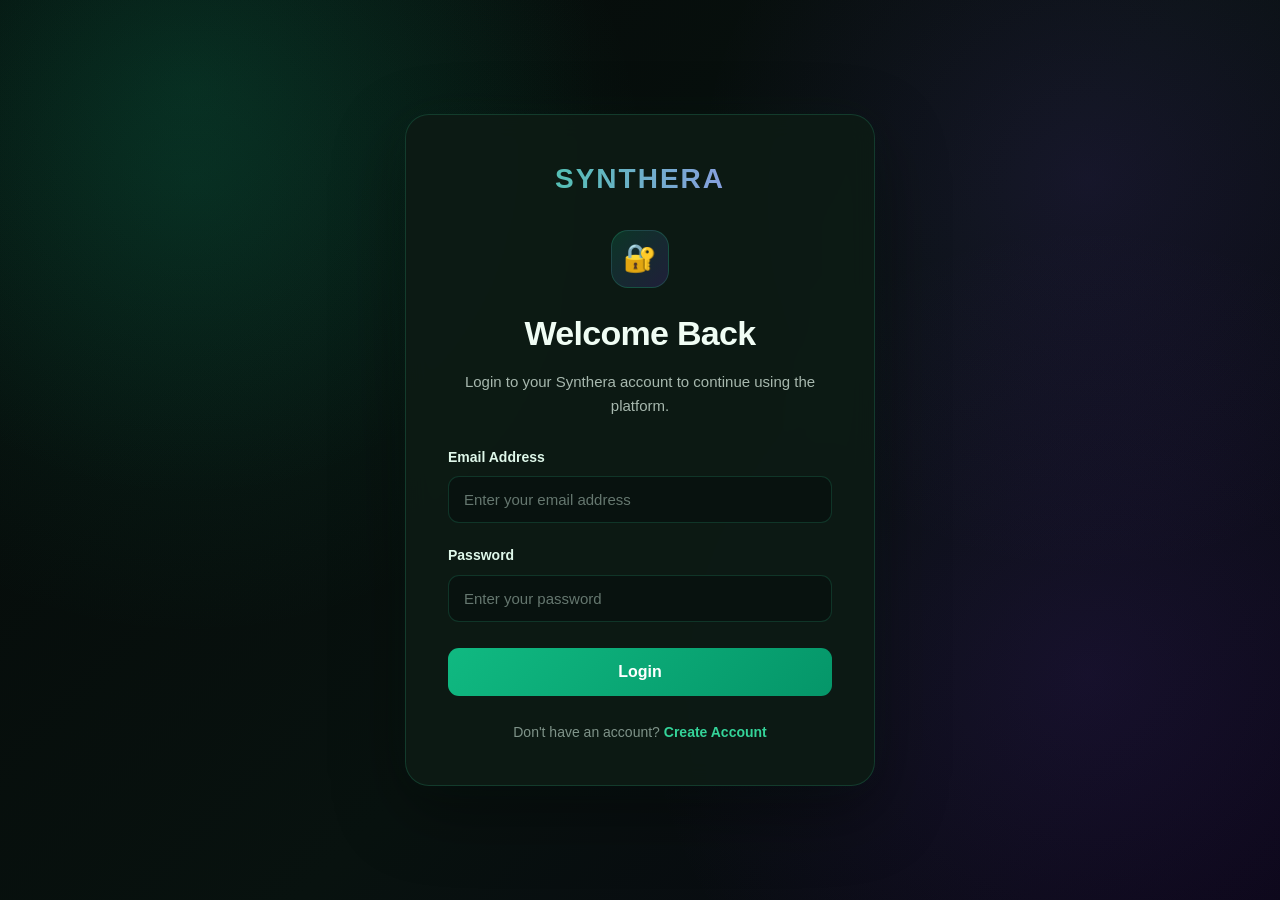
<file: frontend/fund-request.html>
<!DOCTYPE html>
<html lang="en">
<head>
    <meta charset="UTF-8">
    <meta name="viewport" content="width=device-width, initial-scale=1.0">

    <title>Synthera - Financial Support</title>

    <link rel="stylesheet" href="style.css">

    <style>
        /* ================================
           FINANCIAL SUPPORT PAGE
        ================================= */

        .support-page {
            min-height: calc(100vh - 90px);
            padding: 70px 20px 90px;
            background:
                radial-gradient(
                    circle at 15% 20%,
                    rgba(16, 185, 129, 0.10),
                    transparent 35%
                ),
                radial-gradient(
                    circle at 85% 70%,
                    rgba(124, 58, 237, 0.10),
                    transparent 35%
                );
        }

        .support-container {
            width: 100%;
            max-width: 850px;
            margin: 0 auto;
        }

        .support-intro {
            text-align: center;
            margin-bottom: 42px;
        }

        .support-label {
            display: inline-block;
            color: #34d399;
            font-size: 13px;
            font-weight: 700;
            letter-spacing: 2px;
            margin-bottom: 14px;
        }

        .support-intro h1 {
            margin: 0;
            color: #f0fdf4;
            font-size: clamp(38px, 5vw, 58px);
            line-height: 1.1;
            letter-spacing: -1.5px;
        }

        .support-intro h1 span {
            color: #10b981;
        }

        .support-intro p {
            max-width: 650px;
            margin: 20px auto 0;
            color: #a7b8ae;
            font-size: 17px;
            line-height: 1.7;
        }

        .support-card {
            background: rgba(13, 27, 21, 0.92);
            border: 1px solid rgba(52, 211, 153, 0.18);
            border-radius: 24px;
            padding: 42px;
            box-shadow:
                0 25px 70px rgba(0, 0, 0, 0.35),
                0 0 50px rgba(16, 185, 129, 0.05);
            backdrop-filter: blur(10px);
        }

        .support-card-header {
            margin-bottom: 32px;
        }

        .support-icon {
            width: 52px;
            height: 52px;
            display: flex;
            align-items: center;
            justify-content: center;
            border-radius: 15px;
            background: linear-gradient(
                135deg,
                rgba(16, 185, 129, 0.18),
                rgba(124, 58, 237, 0.18)
            );
            border: 1px solid rgba(52, 211, 153, 0.2);
            font-size: 25px;
            margin-bottom: 18px;
        }

        .support-card-header h2 {
            margin: 0 0 8px;
            color: #f0fdf4;
            font-size: 27px;
        }

        .support-card-header p {
            margin: 0;
            color: #8fa39a;
            font-size: 15px;
        }

        /* ================================
           AI SCREENING RESULT
        ================================= */

        .ai-result-card {
            margin-bottom: 30px;
            padding: 20px;
            border-radius: 16px;
            background:
                linear-gradient(
                    135deg,
                    rgba(16, 185, 129, 0.08),
                    rgba(124, 58, 237, 0.08)
                );
            border: 1px solid rgba(52, 211, 153, 0.18);
        }

        .ai-result-title {
            color: #34d399;
            font-size: 13px;
            font-weight: 700;
            letter-spacing: 1px;
            margin-bottom: 14px;
        }

        .ai-result-row {
            display: flex;
            justify-content: space-between;
            align-items: center;
            gap: 20px;
            padding: 10px 0;
            border-bottom: 1px solid rgba(255, 255, 255, 0.06);
        }

        .ai-result-row:last-of-type {
            border-bottom: none;
        }

        .ai-result-label {
            color: #a7b8ae;
            font-size: 14px;
        }

        .ai-result-value {
            color: #f0fdf4;
            font-size: 15px;
            font-weight: 700;
        }

        .ai-disclaimer {
            margin-top: 14px;
            color: #71827a;
            font-size: 12px;
            line-height: 1.5;
        }

        .ai-no-result {
            color: #fbbf24;
            font-size: 14px;
            line-height: 1.5;
        }

        /* FORM */

        .support-form {
            display: flex;
            flex-direction: column;
            gap: 23px;
        }

        .form-row {
            display: grid;
            grid-template-columns: 1fr 1fr;
            gap: 20px;
        }

        .form-group {
            display: flex;
            flex-direction: column;
        }

        .form-group label {
            margin-bottom: 9px;
            color: #dff8ea;
            font-size: 14px;
            font-weight: 700;
        }

        .form-group input,
        .form-group select,
        .form-group textarea {
            width: 100%;
            box-sizing: border-box;
            padding: 15px 16px;
            border-radius: 12px;
            border: 1px solid rgba(52, 211, 153, 0.18);
            background: #08120f;
            color: #f0fdf4;
            font-size: 15px;
            outline: none;
            transition: 0.25s ease;
        }

        .form-group input::placeholder,
        .form-group textarea::placeholder {
            color: #65776f;
        }

        .form-group input:focus,
        .form-group select:focus,
        .form-group textarea:focus {
            border-color: #10b981;
            box-shadow: 0 0 0 3px rgba(16, 185, 129, 0.10);
        }

        .form-group textarea {
            min-height: 125px;
            resize: vertical;
        }

        /* AMOUNT */

        .amount-wrapper {
            position: relative;
        }

        .amount-symbol {
            position: absolute;
            left: 16px;
            top: 50%;
            transform: translateY(-50%);
            color: #34d399;
            font-weight: 700;
            pointer-events: none;
        }

        .amount-wrapper input {
            padding-left: 38px;
        }

        /* BUTTON */

        .submit-support-btn {
            width: 100%;
            border: none;
            border-radius: 12px;
            padding: 16px 22px;
            margin-top: 5px;
            background: linear-gradient(
                135deg,
                #10b981,
                #059669
            );
            color: #ffffff;
            font-size: 16px;
            font-weight: 700;
            cursor: pointer;
            transition: 0.25s ease;
        }

        .submit-support-btn:hover {
            transform: translateY(-2px);
            box-shadow: 0 12px 30px rgba(16, 185, 129, 0.22);
        }

        .submit-support-btn:disabled {
            opacity: 0.6;
            cursor: not-allowed;
            transform: none;
        }

        /* MESSAGE */

        .form-message {
            display: none;
            margin-top: 22px;
            padding: 15px 18px;
            border-radius: 12px;
            font-size: 14px;
            line-height: 1.5;
        }

        .form-message.success {
            display: block;
            color: #bbf7d0;
            background: rgba(34, 197, 94, 0.10);
            border: 1px solid rgba(34, 197, 94, 0.25);
        }

        .form-message.error {
            display: block;
            color: #fecaca;
            background: rgba(239, 68, 68, 0.10);
            border: 1px solid rgba(239, 68, 68, 0.25);
        }

        .support-note {
            margin-top: 22px;
            text-align: center;
            color: #65776f;
            font-size: 12px;
            line-height: 1.6;
        }

        @media (max-width: 700px) {

            .support-page {
                padding: 45px 15px 60px;
            }

            .support-card {
                padding: 25px 20px;
                border-radius: 18px;
            }

            .form-row {
                grid-template-columns: 1fr;
                gap: 23px;
            }

            .support-intro h1 {
                font-size: 38px;
            }

            .support-intro p {
                font-size: 15px;
            }

            .ai-result-row {
                align-items: flex-start;
                flex-direction: column;
                gap: 5px;
            }
        }
    </style>
</head>

<body>

    <!-- NAVBAR -->

    <nav class="navbar">

        <div class="nav-container">

            <div class="nav-left">

                <a href="index.html" class="logo">
                    SYNTHERA
                </a>

                <span class="welcome-text" id="welcomeUser">
                    Hello 👋
                </span>

            </div>

            <div class="nav-links">

                <a href="index.html">
                    Home
                </a>

                <a href="index.html#screening">
                    Screening
                </a>

                <a href="fund-request.html" class="active">
                    Fund Support
                </a>

                <a href="#" id="logoutBtn">
                    Logout
                </a>

            </div>

        </div>

    </nav>


    <!-- MAIN PAGE -->

    <main class="support-page">

        <div class="support-container">

            <!-- INTRO -->

            <div class="support-intro">

                <span class="support-label">
                    FINANCIAL SUPPORT
                </span>

                <h1>
                    Request <span>Financial Support</span>
                </h1>

                <p>
                    Apply for financial support to help manage
                    your healthcare expenses through the Synthera platform.
                </p>

            </div>


            <!-- FORM CARD -->

            <div class="support-card">

                <div class="support-card-header">

                    <div class="support-icon">
                        💚
                    </div>

                    <h2>
                        Financial Support Request
                    </h2>

                    <p>
                        Please provide the details below.
                    </p>

                </div>


                <!-- ================================
                     AI SCREENING RESULT
                ================================= -->

                <div class="ai-result-card">

                    <div class="ai-result-title">
                        AI SCREENING INFORMATION
                    </div>

                    <div id="aiResultContent">

                        <div class="ai-no-result">
                            No AI screening result found.
                            Please complete the health screening first.
                        </div>

                    </div>

                </div>


                <!-- FORM -->

                <form id="fundForm" class="support-form">

                    <!-- NAME + EMAIL -->

                    <div class="form-row">

                        <div class="form-group">

                            <label for="name">
                                Full Name
                            </label>

                            <input
                                type="text"
                                id="name"
                                name="name"
                                placeholder="Enter your full name"
                                required
                            >

                        </div>

                        <div class="form-group">

                            <label for="email">
                                Email Address
                            </label>

                            <input
                                type="email"
                                id="email"
                                name="email"
                                placeholder="Enter your email address"
                                required
                            >

                        </div>

                    </div>


                    <!-- CONDITION + AMOUNT -->

                    <div class="form-row">

                        <div class="form-group">

                            <label for="condition">
                                Health Condition
                            </label>

                            <input
                                type="text"
                                id="condition"
                                name="condition"
                                placeholder="Example: Anemia"
                                required
                            >

                        </div>

                        <div class="form-group">

                            <label for="amount">
                                Requested Amount
                            </label>

                            <div class="amount-wrapper">

                                <span class="amount-symbol">
                                    ₹
                                </span>

                                <input
                                    type="number"
                                    id="amount"
                                    name="amount"
                                    placeholder="Enter amount"
                                    min="1"
                                    required
                                >

                            </div>

                        </div>

                    </div>


                    <!-- REASON -->

                    <div class="form-group">

                        <label for="reason">
                            Reason for Support
                        </label>

                        <textarea
                            id="reason"
                            name="reason"
                            placeholder="Briefly explain why you need financial support..."
                            required
                        ></textarea>

                    </div>


                    <!-- SUBMIT -->

                    <button
                        type="submit"
                        class="submit-support-btn"
                        id="submitBtn"
                    >
                        Submit Request
                    </button>

                </form>


                <!-- MESSAGE -->

                <div
                    id="formMessage"
                    class="form-message"
                ></div>


                <div class="support-note">

                    Your request will be reviewed by the
                    Synthera administration team.

                </div>

            </div>

        </div>

    </main>


    <!-- JAVASCRIPT -->

    <script>

        /* --------------------------------
           LOGIN CHECK
        -------------------------------- */

        const storedUser =
            localStorage.getItem("synthera_user");


        if (!storedUser) {

            window.location.href = "login.html";

        }


        let currentUser = null;


        try {

            currentUser = JSON.parse(storedUser);

        } catch (error) {

            localStorage.removeItem("synthera_user");

            window.location.href = "login.html";

        }


        /* --------------------------------
           DISPLAY USER NAME
        -------------------------------- */

        if (currentUser) {

            const welcomeUser =
                document.getElementById("welcomeUser");

            if (currentUser.name) {

                welcomeUser.textContent =
                    `Hello, ${currentUser.name} 👋`;

            }

        }


        /* --------------------------------
           AUTO-FILL USER DETAILS
        -------------------------------- */

        if (currentUser) {

            const nameInput =
                document.getElementById("name");

            const emailInput =
                document.getElementById("email");


            if (currentUser.name) {

                nameInput.value =
                    currentUser.name;

            }


            if (currentUser.email) {

                emailInput.value =
                    currentUser.email;

            }

        }


        /* --------------------------------
           AI SCREENING RESULT
        -------------------------------- */

        const aiResult =
            localStorage.getItem(
                "synthera_screening_result"
            );

        const aiConfidence =
            localStorage.getItem(
                "synthera_screening_confidence"
            );


        const aiResultContent =
            document.getElementById(
                "aiResultContent"
            );


        if (aiResult && aiConfidence) {

            aiResultContent.innerHTML = `

                <div class="ai-result-row">

                    <span class="ai-result-label">
                        AI Prediction
                    </span>

                    <span class="ai-result-value">
                        ${aiResult}
                    </span>

                </div>

                <div class="ai-result-row">

                    <span class="ai-result-label">
                        Model Confidence
                    </span>

                    <span class="ai-result-value">
                        ${aiConfidence}%
                    </span>

                </div>

                <div class="ai-disclaimer">
                    This is a preliminary AI screening result
                    and not a medical diagnosis.
                </div>

            `;

        }


        /* --------------------------------
           LOGOUT
        -------------------------------- */

        document
            .getElementById("logoutBtn")
            .addEventListener("click", function(event) {

                event.preventDefault();

                localStorage.removeItem(
                    "synthera_user"
                );

                window.location.href =
                    "login.html";

            });


        /* --------------------------------
           FUND REQUEST
        -------------------------------- */

        document
            .getElementById("fundForm")
            .addEventListener("submit", async function(event) {

                event.preventDefault();


                const submitBtn =
                    document.getElementById("submitBtn");

                const formMessage =
                    document.getElementById("formMessage");


                const name =
                    document
                        .getElementById("name")
                        .value
                        .trim();


                const email =
                    document
                        .getElementById("email")
                        .value
                        .trim();


                const condition =
                    document
                        .getElementById("condition")
                        .value
                        .trim();


                const amount =
                    document
                        .getElementById("amount")
                        .value;


                const reason =
                    document
                        .getElementById("reason")
                        .value
                        .trim();


                /* AI DATA */

                const screeningResult =
                    localStorage.getItem(
                        "synthera_screening_result"
                    ) || "";


                const screeningConfidence =
                    localStorage.getItem(
                        "synthera_screening_confidence"
                    ) || "";


                /* Clear old message */

                formMessage.className =
                    "form-message";

                formMessage.textContent = "";


                /* Loading */

                submitBtn.disabled = true;

                submitBtn.textContent =
                    "Submitting...";


                try {

                    const response =
                        await fetch(
                            "http://127.0.0.1:8001/fund-request",
                            {
                                method: "POST",

                                headers: {
                                    "Content-Type":
                                        "application/json"
                                },

                                body: JSON.stringify({

                                    name: name,

                                    email: email,

                                    condition: condition,

                                    amount: Number(amount),

                                    reason: reason,

                                    ai_result:
                                        screeningResult,

                                    ai_confidence:
                                        screeningConfidence

                                })
                            }
                        );


                    const data =
                        await response.json();


                    if (!response.ok) {

                        throw new Error(
                            data.detail ||
                            "Unable to submit request."
                        );

                    }


                    /* SUCCESS */

                    formMessage.className =
                        "form-message success";

                    formMessage.innerHTML = `
                        <strong>
                            Request Submitted Successfully ✓
                        </strong>
                        <br>
                        Your financial support request has been
                        received and will be reviewed by the
                        Synthera administration team.
                    `;


                    /* Reset condition, amount and reason */

                    document
                        .getElementById("condition")
                        .value = "";

                    document
                        .getElementById("amount")
                        .value = "";

                    document
                        .getElementById("reason")
                        .value = "";


                } catch (error) {

                    /* ERROR */

                    formMessage.className =
                        "form-message error";

                    formMessage.innerHTML = `
                        <strong>
                            Request Failed
                        </strong>
                        <br>
                        ${error.message}
                    `;

                }


                submitBtn.disabled = false;

                submitBtn.textContent =
                    "Submit Request";

            });

    </script>

</body>
</html>
</file>
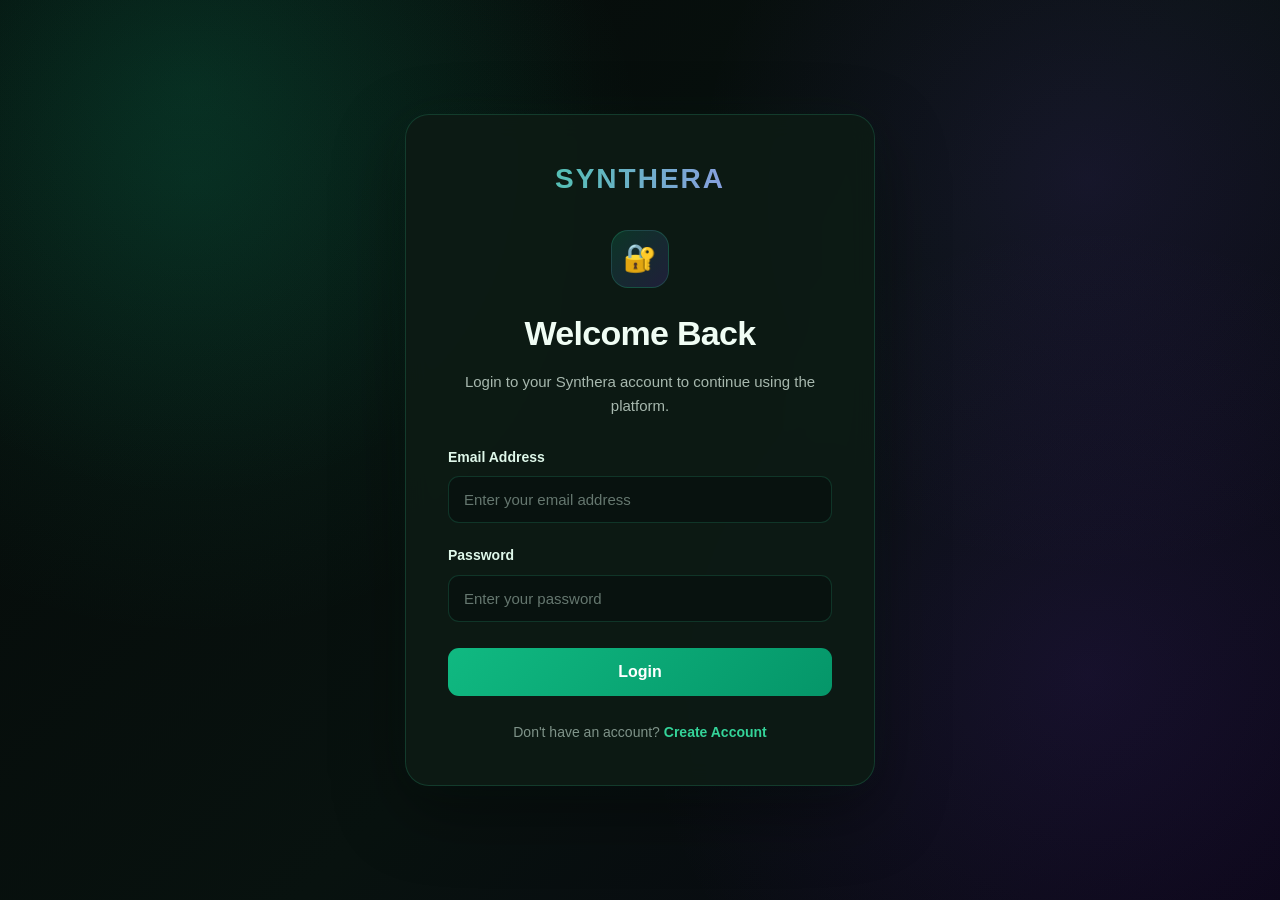
<file: frontend/login.html>
<!DOCTYPE html>
<html lang="en">

<head>

    <meta charset="UTF-8">

    <meta
        name="viewport"
        content="width=device-width, initial-scale=1.0"
    >

    <title>Synthera - Login</title>

    <link rel="stylesheet" href="style.css">

    <style>

        /* ===============================
           LOGIN PAGE
        =============================== */

        .auth-page {
            min-height: 100vh;

            display: flex;
            align-items: center;
            justify-content: center;

            padding: 40px 20px;

            background:
                radial-gradient(
                    circle at 15% 20%,
                    rgba(16, 185, 129, 0.12),
                    transparent 35%
                ),
                radial-gradient(
                    circle at 85% 75%,
                    rgba(124, 58, 237, 0.12),
                    transparent 35%
                );
        }


        .auth-card {

            width: 100%;
            max-width: 470px;

            padding: 42px;

            background: rgba(13, 27, 21, 0.95);

            border: 1px solid
                rgba(52, 211, 153, 0.18);

            border-radius: 24px;

            box-shadow:
                0 25px 70px rgba(0, 0, 0, 0.4),
                0 0 45px rgba(16, 185, 129, 0.05);

            backdrop-filter: blur(12px);
        }


        /* LOGO */

        .auth-logo {

            display: block;

            text-align: center;

            margin-bottom: 28px;

            color: #34d399;

            font-size: 28px;

            font-weight: 800;

            letter-spacing: 2px;

            text-decoration: none;
        }


        /* ICON */

        .auth-icon {

            width: 58px;
            height: 58px;

            margin: 0 auto 18px;

            display: flex;

            align-items: center;
            justify-content: center;

            border-radius: 17px;

            background:
                linear-gradient(
                    135deg,
                    rgba(16, 185, 129, 0.18),
                    rgba(124, 58, 237, 0.18)
                );

            border: 1px solid
                rgba(52, 211, 153, 0.20);

            font-size: 27px;
        }


        /* TITLE */

        .auth-card h1 {

            margin: 0;

            text-align: center;

            color: #f0fdf4;

            font-size: 34px;

            letter-spacing: -0.7px;
        }


        .auth-subtitle {

            margin: 10px auto 30px;

            max-width: 380px;

            text-align: center;

            color: #8fa39a;

            font-size: 15px;

            line-height: 1.6;
        }


        /* FORM */

        .auth-form {

            display: flex;

            flex-direction: column;

            gap: 21px;
        }


        .auth-group {

            display: flex;

            flex-direction: column;
        }


        .auth-group label {

            margin-bottom: 8px;

            color: #dff8ea;

            font-size: 14px;

            font-weight: 700;
        }


        .auth-group input {

            width: 100%;

            box-sizing: border-box;

            padding: 14px 15px;

            border-radius: 11px;

            border: 1px solid
                rgba(52, 211, 153, 0.18);

            background: #08120f;

            color: #f0fdf4;

            font-size: 15px;

            outline: none;

            transition: 0.25s ease;
        }


        .auth-group input::placeholder {

            color: #65776f;
        }


        .auth-group input:focus {

            border-color: #10b981;

            box-shadow:
                0 0 0 3px
                rgba(16, 185, 129, 0.10);
        }


        /* LOGIN BUTTON */

        .auth-button {

            width: 100%;

            margin-top: 5px;

            padding: 15px;

            border: none;

            border-radius: 11px;

            background:
                linear-gradient(
                    135deg,
                    #10b981,
                    #059669
                );

            color: white;

            font-size: 16px;

            font-weight: 700;

            cursor: pointer;

            transition: 0.25s ease;
        }


        .auth-button:hover {

            transform: translateY(-2px);

            box-shadow:
                0 12px 30px
                rgba(16, 185, 129, 0.22);
        }


        .auth-button:disabled {

            opacity: 0.6;

            cursor: not-allowed;

            transform: none;
        }


        /* MESSAGE */

        .auth-message {

            display: none;

            margin-top: 18px;

            padding: 13px 15px;

            border-radius: 10px;

            font-size: 14px;

            line-height: 1.5;
        }


        .auth-message.success {

            display: block;

            color: #bbf7d0;

            background:
                rgba(34, 197, 94, 0.10);

            border:
                1px solid
                rgba(34, 197, 94, 0.25);
        }


        .auth-message.error {

            display: block;

            color: #fecaca;

            background:
                rgba(239, 68, 68, 0.10);

            border:
                1px solid
                rgba(239, 68, 68, 0.25);
        }


        /* SIGN UP LINK */

        .auth-footer {

            margin-top: 25px;

            text-align: center;

            color: #7f9389;

            font-size: 14px;
        }


        .auth-footer a {

            color: #34d399;

            font-weight: 700;

            text-decoration: none;
        }


        .auth-footer a:hover {

            color: #a78bfa;
        }


        /* MOBILE */

        @media (max-width: 600px) {

            .auth-page {

                padding: 25px 15px;
            }

            .auth-card {

                padding: 30px 22px;

                border-radius: 18px;
            }

            .auth-card h1 {

                font-size: 29px;
            }

        }

    </style>

</head>


<body>


    <!-- =================================
         LOGIN PAGE
    ================================== -->

    <main class="auth-page">

        <div class="auth-card">


            <!-- LOGO -->

            <a
                href="login.html"
                class="auth-logo"
            >
                SYNTHERA
            </a>


            <!-- ICON -->

            <div class="auth-icon">
                🔐
            </div>


            <!-- TITLE -->

            <h1>
                Welcome Back
            </h1>


            <p class="auth-subtitle">
                Login to your Synthera account to continue
                using the platform.
            </p>


            <!-- LOGIN FORM -->

            <form
                id="loginForm"
                class="auth-form"
            >


                <div class="auth-group">

                    <label for="email">
                        Email Address
                    </label>

                    <input
                        type="email"
                        id="email"
                        placeholder="Enter your email address"
                        required
                    >

                </div>


                <div class="auth-group">

                    <label for="password">
                        Password
                    </label>

                    <input
                        type="password"
                        id="password"
                        placeholder="Enter your password"
                        required
                    >

                </div>


                <button
                    type="submit"
                    class="auth-button"
                    id="loginButton"
                >
                    Login
                </button>


            </form>


            <!-- MESSAGE -->

            <div
                id="loginMessage"
                class="auth-message"
            ></div>


            <!-- SIGN UP -->

            <div class="auth-footer">

                Don't have an account?

                <a href="signup.html">
                    Create Account
                </a>

            </div>


        </div>

    </main>


    <!-- =================================
         JAVASCRIPT
    ================================== -->

    <script>

        const loginForm =
            document.getElementById("loginForm");

        const loginButton =
            document.getElementById("loginButton");

        const loginMessage =
            document.getElementById("loginMessage");


        loginForm.addEventListener(
            "submit",
            async function(event) {

                event.preventDefault();


                const email =
                    document
                        .getElementById("email")
                        .value
                        .trim();


                const password =
                    document
                        .getElementById("password")
                        .value;


                loginButton.disabled = true;

                loginButton.textContent =
                    "Logging in...";


                loginMessage.className =
                    "auth-message";

                loginMessage.textContent = "";


                try {

                    const response =
                        await fetch(
                            "http://127.0.0.1:8001/login",
                            {
                                method: "POST",

                                headers: {
                                    "Content-Type":
                                        "application/json"
                                },

                                body: JSON.stringify({

                                    email: email,

                                    password: password

                                })
                            }
                        );


                    const data =
                        await response.json();


                    if (!response.ok) {

                        throw new Error(
                            data.detail ||
                            "Invalid email or password."
                        );

                    }


                    /* SAVE USER */

                    localStorage.setItem(
                        "synthera_user",
                        JSON.stringify(data.user)
                    );


                    /* SUCCESS */

                    loginMessage.className =
                        "auth-message success";

                    loginMessage.textContent =
                        "Login successful. Redirecting...";


                    setTimeout(
                        function() {

                            window.location.href =
                                "index.html";

                        },
                        700
                    );


                } catch (error) {

                    loginMessage.className =
                        "auth-message error";

                    loginMessage.textContent =
                        error.message;


                    loginButton.disabled = false;

                    loginButton.textContent =
                        "Login";

                }

            }
        );

    </script>


</body>

</html>
</file>
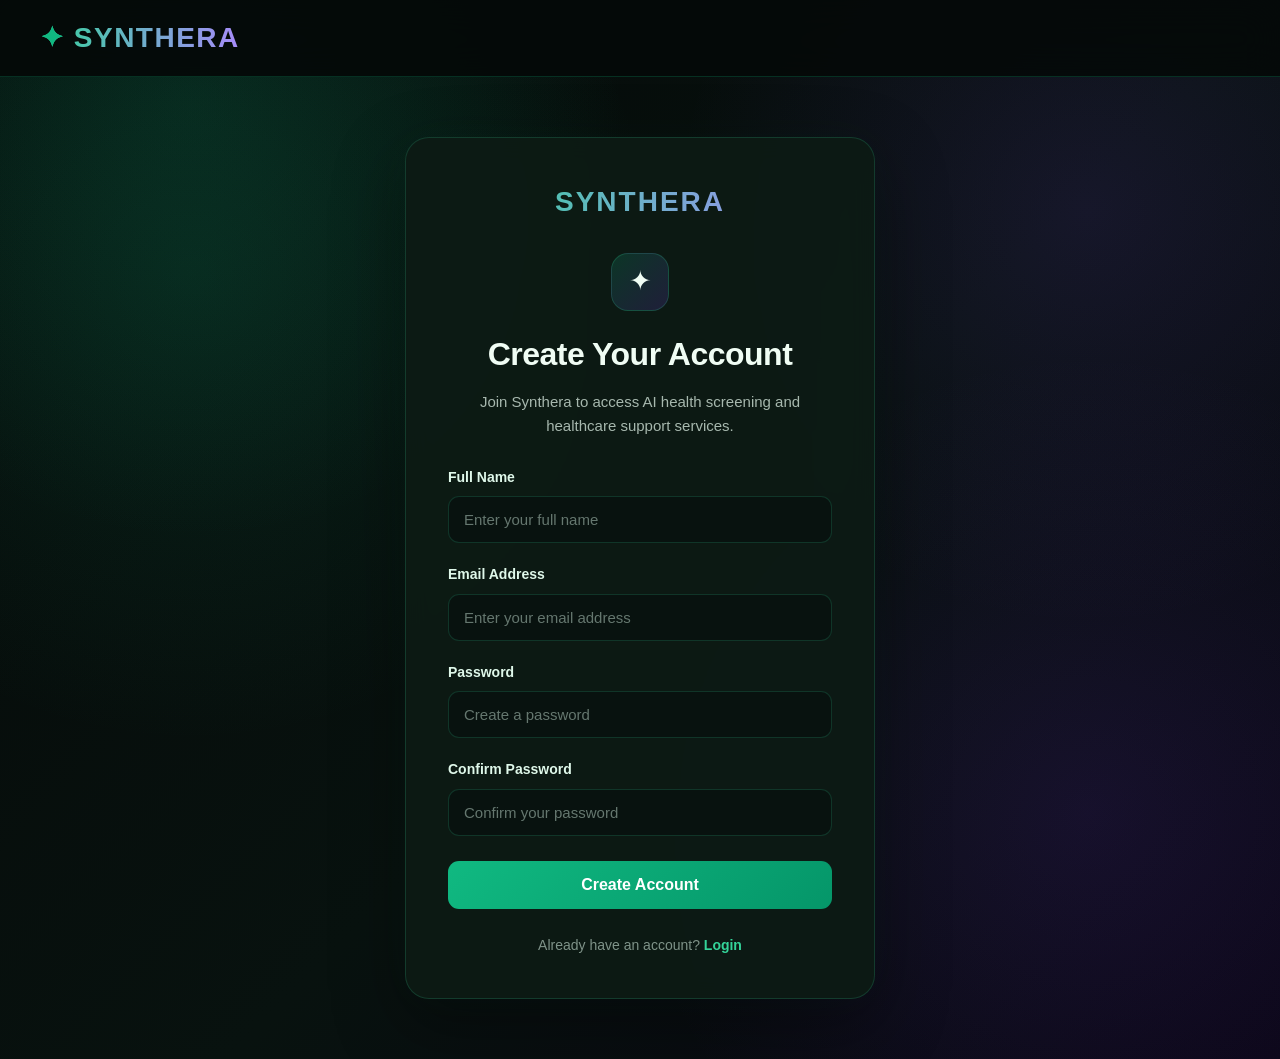
<file: frontend/signup.html>
<!DOCTYPE html>
<html lang="en">

<head>

    <meta charset="UTF-8">

    <meta
        name="viewport"
        content="width=device-width, initial-scale=1.0"
    >

    <title>Synthera - Sign Up</title>

    <link rel="stylesheet" href="style.css">

    <style>

        /* ===============================
           SIGN UP PAGE
        =============================== */

        .auth-page {
            min-height: calc(100vh - 80px);

            display: flex;
            align-items: center;
            justify-content: center;

            padding: 60px 20px;

            background:
                radial-gradient(
                    circle at 15% 20%,
                    rgba(16, 185, 129, 0.12),
                    transparent 35%
                ),
                radial-gradient(
                    circle at 85% 75%,
                    rgba(124, 58, 237, 0.12),
                    transparent 35%
                );
        }


        .auth-card {

            width: 100%;
            max-width: 470px;

            padding: 42px;

            background: rgba(13, 27, 21, 0.95);

            border: 1px solid
                rgba(52, 211, 153, 0.18);

            border-radius: 24px;

            box-shadow:
                0 25px 70px rgba(0, 0, 0, 0.4),
                0 0 45px rgba(16, 185, 129, 0.05);

            backdrop-filter: blur(12px);
        }


        /* LOGO */

        .auth-logo {

            display: block;

            text-align: center;

            margin-bottom: 28px;

            color: #34d399;

            font-size: 28px;

            font-weight: 800;

            letter-spacing: 2px;

            text-decoration: none;
        }


        /* ICON */

        .auth-icon {

            width: 58px;
            height: 58px;

            margin: 0 auto 18px;

            display: flex;

            align-items: center;
            justify-content: center;

            border-radius: 17px;

            background:
                linear-gradient(
                    135deg,
                    rgba(16, 185, 129, 0.18),
                    rgba(124, 58, 237, 0.18)
                );

            border: 1px solid
                rgba(52, 211, 153, 0.20);

            font-size: 27px;
        }


        /* TITLE */

        .auth-card h1 {

            margin: 0;

            text-align: center;

            color: #f0fdf4;

            font-size: 32px;

            letter-spacing: -0.5px;
        }


        .auth-subtitle {

            margin: 10px 0 30px;

            text-align: center;

            color: #8fa39a;

            font-size: 15px;

            line-height: 1.6;
        }


        /* FORM */

        .auth-form {

            display: flex;

            flex-direction: column;

            gap: 20px;
        }


        .auth-group {

            display: flex;

            flex-direction: column;
        }


        .auth-group label {

            margin-bottom: 8px;

            color: #dff8ea;

            font-size: 14px;

            font-weight: 700;
        }


        .auth-group input {

            width: 100%;

            box-sizing: border-box;

            padding: 14px 15px;

            border-radius: 11px;

            border: 1px solid
                rgba(52, 211, 153, 0.18);

            background: #08120f;

            color: #f0fdf4;

            font-size: 15px;

            outline: none;

            transition: 0.25s ease;
        }


        .auth-group input::placeholder {

            color: #65776f;
        }


        .auth-group input:focus {

            border-color: #10b981;

            box-shadow:
                0 0 0 3px
                rgba(16, 185, 129, 0.10);
        }


        /* BUTTON */

        .auth-button {

            width: 100%;

            margin-top: 5px;

            padding: 15px;

            border: none;

            border-radius: 11px;

            background:
                linear-gradient(
                    135deg,
                    #10b981,
                    #059669
                );

            color: white;

            font-size: 16px;

            font-weight: 700;

            cursor: pointer;

            transition: 0.25s ease;
        }


        .auth-button:hover {

            transform: translateY(-2px);

            box-shadow:
                0 12px 30px
                rgba(16, 185, 129, 0.22);
        }


        .auth-button:disabled {

            opacity: 0.6;

            cursor: not-allowed;

            transform: none;
        }


        /* MESSAGE */

        .auth-message {

            display: none;

            margin-top: 18px;

            padding: 13px 15px;

            border-radius: 10px;

            font-size: 14px;

            line-height: 1.5;
        }


        .auth-message.success {

            display: block;

            color: #bbf7d0;

            background:
                rgba(34, 197, 94, 0.10);

            border:
                1px solid
                rgba(34, 197, 94, 0.25);
        }


        .auth-message.error {

            display: block;

            color: #fecaca;

            background:
                rgba(239, 68, 68, 0.10);

            border:
                1px solid
                rgba(239, 68, 68, 0.25);
        }


        /* LOGIN LINK */

        .auth-footer {

            margin-top: 25px;

            text-align: center;

            color: #7f9389;

            font-size: 14px;
        }


        .auth-footer a {

            color: #34d399;

            font-weight: 700;

            text-decoration: none;
        }


        .auth-footer a:hover {

            color: #a78bfa;
        }


        /* MOBILE */

        @media (max-width: 600px) {

            .auth-page {

                padding: 35px 15px;
            }

            .auth-card {

                padding: 30px 22px;

                border-radius: 18px;
            }

            .auth-card h1 {

                font-size: 28px;
            }

        }

    </style>

</head>


<body>


    <!-- =================================
         SIMPLE AUTH HEADER
    ================================== -->

    <nav class="navbar">

        <div class="nav-container">

            <a
                href="login.html"
                class="logo"
            >
                SYNTHERA
            </a>

        </div>

    </nav>


    <!-- =================================
         SIGN UP
    ================================== -->

    <main class="auth-page">

        <div class="auth-card">


            <a
                href="login.html"
                class="auth-logo"
            >
                SYNTHERA
            </a>


            <div class="auth-icon">
                ✦
            </div>


            <h1>
                Create Your Account
            </h1>


            <p class="auth-subtitle">
                Join Synthera to access AI health screening
                and healthcare support services.
            </p>


            <!-- FORM -->

            <form
                id="signupForm"
                class="auth-form"
            >


                <div class="auth-group">

                    <label for="name">
                        Full Name
                    </label>

                    <input
                        type="text"
                        id="name"
                        placeholder="Enter your full name"
                        required
                    >

                </div>


                <div class="auth-group">

                    <label for="email">
                        Email Address
                    </label>

                    <input
                        type="email"
                        id="email"
                        placeholder="Enter your email address"
                        required
                    >

                </div>


                <div class="auth-group">

                    <label for="password">
                        Password
                    </label>

                    <input
                        type="password"
                        id="password"
                        placeholder="Create a password"
                        required
                    >

                </div>


                <div class="auth-group">

                    <label for="confirmPassword">
                        Confirm Password
                    </label>

                    <input
                        type="password"
                        id="confirmPassword"
                        placeholder="Confirm your password"
                        required
                    >

                </div>


                <button
                    type="submit"
                    class="auth-button"
                    id="signupButton"
                >
                    Create Account
                </button>


            </form>


            <!-- MESSAGE -->

            <div
                id="signupMessage"
                class="auth-message"
            ></div>


            <!-- LOGIN -->

            <div class="auth-footer">

                Already have an account?

                <a href="login.html">
                    Login
                </a>

            </div>


        </div>

    </main>


    <!-- =================================
         JAVASCRIPT
    ================================== -->

    <script>

        const signupForm =
            document.getElementById("signupForm");

        const signupButton =
            document.getElementById("signupButton");

        const signupMessage =
            document.getElementById("signupMessage");


        signupForm.addEventListener(
            "submit",
            async function(event) {

                event.preventDefault();


                const name =
                    document
                        .getElementById("name")
                        .value
                        .trim();


                const email =
                    document
                        .getElementById("email")
                        .value
                        .trim();


                const password =
                    document
                        .getElementById("password")
                        .value;


                const confirmPassword =
                    document
                        .getElementById("confirmPassword")
                        .value;


                /* Password check */

                if (password !== confirmPassword) {

                    signupMessage.className =
                        "auth-message error";

                    signupMessage.textContent =
                        "Passwords do not match.";

                    return;
                }


                /* Loading */

                signupButton.disabled = true;

                signupButton.textContent =
                    "Creating Account...";


                signupMessage.className =
                    "auth-message";

                signupMessage.textContent = "";


                try {

                    const response =
                        await fetch(
                            "http://127.0.0.1:8001/signup",
                            {
                                method: "POST",

                                headers: {
                                    "Content-Type":
                                        "application/json"
                                },

                                body: JSON.stringify({

                                    name: name,

                                    email: email,

                                    password: password

                                })
                            }
                        );


                    const data =
                        await response.json();


                    if (!response.ok) {

                        throw new Error(
                            data.detail ||
                            "Unable to create account."
                        );

                    }


                    /* SUCCESS */

                    signupMessage.className =
                        "auth-message success";

                    signupMessage.textContent =
                        "Account created successfully. Redirecting to login...";


                    signupForm.reset();


                    setTimeout(
                        function() {

                            window.location.href =
                                "login.html";

                        },
                        1500
                    );


                } catch (error) {

                    signupMessage.className =
                        "auth-message error";

                    signupMessage.textContent =
                        error.message;


                    signupButton.disabled = false;

                    signupButton.textContent =
                        "Create Account";

                }

            }
        );

    </script>


</body>

</html>
</file>
<file: frontend/style.css>
﻿/* =========================================================
   SYNTHERA - EMERALD GREEN + PURPLE
   PROFESSIONAL RESPONSIVE THEME
   ========================================================= */

:root {
    --bg: #050908;
    --bg-soft: #08120f;
    --card: #0d1b15;
    --card-light: #12241c;

    --emerald: #10b981;
    --emerald-light: #34d399;
    --emerald-dark: #047857;

    --green: #22c55e;
    --green-light: #86efac;

    --purple: #7c3aed;
    --purple-light: #a78bfa;
    --purple-dark: #5b21b6;

    --text: #f0fdf4;
    --muted: #a7b8ae;

    --border: rgba(16, 185, 129, 0.22);
    --purple-border: rgba(124, 58, 237, 0.25);

    --danger: #ef4444;
    --warning: #f59e0b;

    --shadow: 0 20px 50px rgba(0, 0, 0, 0.45);
}

/* =========================================================
   RESET
   ========================================================= */

* {
    margin: 0;
    padding: 0;
    box-sizing: border-box;
}

html {
    scroll-behavior: smooth;
}

body {
    font-family: Arial, Helvetica, sans-serif;

    background:
        radial-gradient(
            circle at 15% 10%,
            rgba(16, 185, 129, 0.12),
            transparent 30%
        ),
        radial-gradient(
            circle at 85% 20%,
            rgba(124, 58, 237, 0.12),
            transparent 30%
        ),
        linear-gradient(
            135deg,
            #050908,
            #08120f 55%,
            #090613
        );

    color: var(--text);
    min-height: 100vh;

    line-height: 1.6;
}

a {
    color: inherit;
    text-decoration: none;
}

button,
input,
select,
textarea {
    font-family: inherit;
}

/* =========================================================
   GENERAL
   ========================================================= */

.container {
    width: min(1150px, 92%);
    margin: auto;
}

.section {
    padding: 90px 0;
}

.section-title {
    text-align: center;

    font-size: 38px;
    line-height: 1.15;

    margin-bottom: 15px;

    font-weight: 800;
}

.section-title span {
    background:
        linear-gradient(
            90deg,
            var(--emerald-light),
            var(--purple-light)
        );

    -webkit-background-clip: text;
    -webkit-text-fill-color: transparent;
}

.section-subtitle {
    text-align: center;

    color: var(--muted);

    max-width: 700px;

    margin: 0 auto 45px;
}

/* =========================================================
   NAVBAR
   ========================================================= */

.navbar {
    position: sticky;
    top: 0;

    z-index: 1000;

    background: rgba(5, 9, 8, 0.90);

    backdrop-filter: blur(18px);

    border-bottom: 1px solid var(--border);
}

.nav-container {
    width: min(1200px, 94%);

    margin: auto;

    min-height: 76px;

    display: flex;

    align-items: center;

    justify-content: space-between;

    gap: 20px;
}

.logo {
    font-size: 28px;

    font-weight: 900;

    letter-spacing: 1.5px;

    white-space: nowrap;

    background:
        linear-gradient(
            90deg,
            var(--emerald-light),
            var(--purple-light)
        );

    -webkit-background-clip: text;
    -webkit-text-fill-color: transparent;
}

.logo::before {
    content: "✦ ";

    color: var(--emerald);

    -webkit-text-fill-color: var(--emerald);
}

.nav-links {
    display: flex;

    align-items: center;

    gap: 8px;

    list-style: none;
}

.nav-links a {
    padding: 10px 14px;

    border-radius: 10px;

    color: #d1ddd6;

    font-size: 14px;

    font-weight: 600;

    transition: all 0.3s ease;
}

.nav-links a:hover {
    color: white;

    background: rgba(16, 185, 129, 0.12);

    box-shadow:
        0 0 18px rgba(16, 185, 129, 0.12);
}

/* =========================================================
   HERO
   ========================================================= */

.hero {
    min-height: 650px;

    display: flex;

    align-items: center;

    position: relative;

    overflow: hidden;

    padding: 75px 0 90px;
}

.hero::before {
    content: "";

    position: absolute;

    width: 450px;
    height: 450px;

    border-radius: 50%;

    background: rgba(16, 185, 129, 0.12);

    filter: blur(90px);

    top: -120px;
    left: -120px;
}

.hero::after {
    content: "";

    position: absolute;

    width: 420px;
    height: 420px;

    border-radius: 50%;

    background: rgba(124, 58, 237, 0.12);

    filter: blur(100px);

    right: -100px;
    bottom: -120px;
}

.hero-content {
    position: relative;

    z-index: 2;

    width: min(1050px, 92%);

    margin: auto;
}

/* =========================================================
   HERO BADGE
   ========================================================= */

.hero-badge {
    display: inline-block;

    padding: 9px 18px;

    margin-bottom: 25px;

    border: 1px solid rgba(16, 185, 129, 0.35);

    border-radius: 50px;

    background: rgba(16, 185, 129, 0.08);

    color: var(--emerald-light);

    font-size: 14px;

    font-weight: 700;

    box-shadow:
        0 0 25px rgba(16, 185, 129, 0.08);
}

/* =========================================================
   HERO HEADING
   ========================================================= */

.hero h1 {
    max-width: 950px;

    font-size: clamp(48px, 5.2vw, 64px);

    line-height: 1.08;

    letter-spacing: -1.8px;

    margin-bottom: 25px;

    font-weight: 900;
}

.hero h1 span {
    background:
        linear-gradient(
            90deg,
            var(--emerald-light),
            var(--green),
            var(--purple-light)
        );

    -webkit-background-clip: text;
    -webkit-text-fill-color: transparent;
}

/* =========================================================
   HERO DESCRIPTION
   ========================================================= */

.hero p {
    max-width: 760px;

    color: #b8c8c0;

    font-size: 17px;

    line-height: 1.75;

    margin-bottom: 32px;
}

/* =========================================================
   BUTTONS
   ========================================================= */

.btn-group {
    display: flex;

    gap: 15px;

    flex-wrap: wrap;
}

.primary-btn,
.secondary-btn {
    border: none;

    cursor: pointer;

    padding: 14px 24px;

    border-radius: 12px;

    font-weight: 800;

    font-size: 15px;

    transition: all 0.3s ease;
}

.primary-btn {
    color: white;

    background:
        linear-gradient(
            135deg,
            var(--emerald-dark),
            var(--emerald),
            var(--green)
        );

    box-shadow:
        0 10px 25px rgba(16, 185, 129, 0.22),
        inset 0 1px rgba(255, 255, 255, 0.15);
}

.primary-btn:hover {
    transform: translateY(-3px);

    box-shadow:
        0 15px 35px rgba(16, 185, 129, 0.35),
        0 0 25px rgba(16, 185, 129, 0.15);
}

.secondary-btn {
    color: var(--purple-light);

    background: rgba(124, 58, 237, 0.10);

    border: 1px solid rgba(124, 58, 237, 0.4);
}

.secondary-btn:hover {
    transform: translateY(-3px);

    color: white;

    background: var(--purple);
}

/* =========================================================
   SCREENING
   ========================================================= */

.screening-section {
    padding: 90px 0;
}

.screening-box {
    width: min(850px, 94%);

    margin: auto;

    padding: 45px;

    background:
        linear-gradient(
            145deg,
            rgba(13, 27, 21, 0.96),
            rgba(10, 16, 14, 0.96)
        );

    border: 1px solid var(--border);

    border-radius: 25px;

    box-shadow:
        var(--shadow),
        0 0 50px rgba(16, 185, 129, 0.06);

    position: relative;

    overflow: hidden;
}

.screening-box::before {
    content: "";

    position: absolute;

    width: 250px;
    height: 250px;

    right: -100px;
    top: -100px;

    border-radius: 50%;

    background: rgba(124, 58, 237, 0.12);

    filter: blur(40px);
}

.screening-card {
    position: relative;

    z-index: 2;
}

.screening-card h2 {
    text-align: center;

    font-size: 32px;

    margin-bottom: 10px;
}

.screening-card h2 span {
    color: var(--emerald-light);
}

.screening-card > p {
    text-align: center;

    color: var(--muted);

    margin-bottom: 30px;
}

/* =========================================================
   UPLOAD AREA
   ========================================================= */

.upload-area {
    border: 2px dashed rgba(16, 185, 129, 0.35);

    border-radius: 18px;

    padding: 45px 25px;

    text-align: center;

    background:
        linear-gradient(
            135deg,
            rgba(16, 185, 129, 0.06),
            rgba(124, 58, 237, 0.06)
        );

    transition: 0.3s ease;
}

.upload-area:hover {
    border-color: var(--emerald);

    background:
        linear-gradient(
            135deg,
            rgba(16, 185, 129, 0.10),
            rgba(124, 58, 237, 0.08)
        );

    transform: translateY(-2px);
}

.upload-icon {
    font-size: 55px;

    margin-bottom: 12px;
}

.upload-area h3 {
    margin-bottom: 8px;
}

.upload-area p {
    color: var(--muted);

    font-size: 14px;

    margin-bottom: 20px;
}

.upload-area input[type="file"] {
    width: 100%;

    max-width: 420px;

    padding: 12px;

    color: var(--muted);

    background: #07100c;

    border: 1px solid var(--border);

    border-radius: 10px;
}

.screening-box .primary-btn {
    display: block;

    margin: 25px auto 0;
}

/* =========================================================
   RESULT
   ========================================================= */

#result {
    margin-top: 25px;
}

.result-box {
    padding: 25px;

    border-radius: 16px;

    background: rgba(16, 185, 129, 0.08);

    border: 1px solid rgba(16, 185, 129, 0.3);

    text-align: center;
}

.result-box h3 {
    color: var(--emerald-light);

    margin-bottom: 8px;
}

/* =========================================================
   FEATURES
   ========================================================= */

.features-grid {
    display: grid;

    grid-template-columns: repeat(3, 1fr);

    gap: 22px;
}

.feature-card {
    padding: 30px;

    background: rgba(13, 27, 21, 0.9);

    border: 1px solid var(--border);

    border-radius: 20px;

    transition: 0.3s ease;

    box-shadow:
        0 15px 35px rgba(0, 0, 0, 0.25);
}

.feature-card:hover {
    transform: translateY(-7px);

    border-color: rgba(124, 58, 237, 0.45);

    box-shadow:
        0 20px 40px rgba(0, 0, 0, 0.35),
        0 0 30px rgba(124, 58, 237, 0.08);
}

.feature-icon {
    width: 58px;
    height: 58px;

    display: flex;

    align-items: center;
    justify-content: center;

    border-radius: 16px;

    margin-bottom: 18px;

    font-size: 28px;

    background:
        linear-gradient(
            135deg,
            rgba(16, 185, 129, 0.15),
            rgba(124, 58, 237, 0.15)
        );

    border: 1px solid var(--border);
}

.feature-card h3 {
    margin-bottom: 10px;
}

.feature-card p {
    color: var(--muted);

    font-size: 14px;
}

/* =========================================================
   WORKFLOW
   ========================================================= */

.workflow {
    display: grid;

    grid-template-columns: repeat(4, 1fr);

    gap: 18px;
}

.workflow-step {
    padding: 25px;

    text-align: center;

    border-radius: 18px;

    background: rgba(13, 27, 21, 0.85);

    border: 1px solid var(--border);

    position: relative;
}

.workflow-number {
    width: 42px;
    height: 42px;

    margin: 0 auto 15px;

    display: flex;

    align-items: center;
    justify-content: center;

    border-radius: 50%;

    background:
        linear-gradient(
            135deg,
            var(--emerald),
            var(--purple)
        );

    color: white;

    font-weight: 900;
}

.workflow-step p {
    color: var(--muted);

    font-size: 14px;
}

/* =========================================================
   DISCLAIMER
   ========================================================= */

.disclaimer {
    width: min(950px, 92%);

    margin: 0 auto 70px;

    padding: 22px 25px;

    border-radius: 15px;

    background: rgba(245, 158, 11, 0.07);

    border: 1px solid rgba(245, 158, 11, 0.25);

    color: #fcd34d;

    font-size: 14px;

    text-align: center;
}

/* =========================================================
   FORM PAGE
   ========================================================= */

.form-page {
    min-height: calc(100vh - 76px);

    display: flex;

    justify-content: center;

    padding: 70px 20px;
}

.form-card {
    width: min(700px, 100%);

    padding: 40px;

    background:
        linear-gradient(
            145deg,
            rgba(13, 27, 21, 0.98),
            rgba(10, 15, 13, 0.98)
        );

    border: 1px solid var(--border);

    border-radius: 24px;

    box-shadow: var(--shadow);
}

.form-card h1 {
    text-align: center;

    font-size: 35px;

    margin-bottom: 10px;
}

.form-card h1 span {
    background:
        linear-gradient(
            90deg,
            var(--emerald-light),
            var(--purple-light)
        );

    -webkit-background-clip: text;
    -webkit-text-fill-color: transparent;
}

.form-card > p {
    text-align: center;

    color: var(--muted);

    margin-bottom: 30px;
}

.form-group {
    margin-bottom: 20px;
}

.form-group label {
    display: block;

    margin-bottom: 8px;

    font-size: 14px;

    font-weight: 700;

    color: #d7e7df;
}

.form-group input,
.form-group select,
.form-group textarea {
    width: 100%;

    padding: 13px 15px;

    border-radius: 10px;

    border: 1px solid rgba(16, 185, 129, 0.2);

    background: #07100c;

    color: white;

    outline: none;

    transition: 0.3s ease;
}

.form-group textarea {
    min-height: 120px;

    resize: vertical;
}

.form-group input:focus,
.form-group select:focus,
.form-group textarea:focus {
    border-color: var(--emerald);

    box-shadow:
        0 0 0 3px rgba(16, 185, 129, 0.1),
        0 0 20px rgba(16, 185, 129, 0.06);
}

.form-card .primary-btn {
    width: 100%;
}

/* =========================================================
   AUTH
   ========================================================= */

.auth-page {
    min-height: calc(100vh - 76px);

    display: flex;

    align-items: center;

    justify-content: center;

    padding: 60px 20px;
}

.auth-card {
    width: min(470px, 100%);

    padding: 42px;

    background:
        linear-gradient(
            145deg,
            rgba(13, 27, 21, 0.98),
            rgba(10, 14, 13, 0.98)
        );

    border: 1px solid var(--border);

    border-radius: 25px;

    box-shadow:
        var(--shadow),
        0 0 45px rgba(124, 58, 237, 0.06);
}

.auth-logo {
    text-align: center;

    font-size: 34px;

    font-weight: 900;

    margin-bottom: 10px;

    background:
        linear-gradient(
            90deg,
            var(--emerald-light),
            var(--purple-light)
        );

    -webkit-background-clip: text;
    -webkit-text-fill-color: transparent;
}

.auth-card h1 {
    text-align: center;

    font-size: 28px;

    margin-bottom: 8px;
}

.auth-card > p {
    text-align: center;

    color: var(--muted);

    margin-bottom: 28px;
}

.auth-footer {
    text-align: center;

    margin-top: 22px;

    color: var(--muted);

    font-size: 14px;
}

.auth-footer a {
    color: var(--emerald-light);

    font-weight: 700;
}

.auth-footer a:hover {
    color: var(--purple-light);
}

/* =========================================================
   ADMIN
   ========================================================= */

.admin-page {
    padding: 60px 0 90px;
}

.admin-header {
    display: flex;

    align-items: center;

    justify-content: space-between;

    gap: 20px;

    margin-bottom: 30px;
}

.admin-header h1 {
    font-size: 35px;
}

.admin-header h1 span {
    color: var(--emerald-light);
}

.stats-grid {
    display: grid;

    grid-template-columns: repeat(3, 1fr);

    gap: 20px;

    margin-bottom: 35px;
}

.stat-card {
    padding: 25px;

    background: rgba(13, 27, 21, 0.9);

    border: 1px solid var(--border);

    border-radius: 18px;
}

.stat-card h3 {
    color: var(--muted);

    font-size: 14px;

    margin-bottom: 8px;
}

.stat-card .stat-number {
    font-size: 34px;

    font-weight: 900;

    background:
        linear-gradient(
            90deg,
            var(--emerald-light),
            var(--purple-light)
        );

    -webkit-background-clip: text;
    -webkit-text-fill-color: transparent;
}

.table-container {
    overflow-x: auto;

    border: 1px solid var(--border);

    border-radius: 18px;

    background: rgba(13, 27, 21, 0.9);
}

table {
    width: 100%;

    border-collapse: collapse;

    min-width: 800px;
}

th,
td {
    padding: 15px;

    text-align: left;

    border-bottom: 1px solid rgba(255, 255, 255, 0.06);

    font-size: 14px;
}

th {
    color: var(--emerald-light);

    background: rgba(16, 185, 129, 0.05);
}

td {
    color: #d7e2dc;
}

tr:hover td {
    background: rgba(124, 58, 237, 0.035);
}

.status {
    display: inline-block;

    padding: 5px 10px;

    border-radius: 20px;

    font-size: 12px;

    font-weight: 700;
}

.status.pending {
    color: #fcd34d;

    background: rgba(245, 158, 11, 0.1);
}

.status.allocated {
    color: var(--green-light);

    background: rgba(34, 197, 94, 0.1);
}

/* =========================================================
   FOOTER
   ========================================================= */

.footer {
    padding: 35px 20px;

    text-align: center;

    border-top: 1px solid var(--border);

    background: rgba(3, 7, 5, 0.8);

    color: var(--muted);

    font-size: 14px;
}

.footer strong {
    color: var(--emerald-light);
}

/* =========================================================
   MESSAGES
   ========================================================= */

.success-message {
    margin-top: 18px;

    padding: 14px;

    border-radius: 10px;

    color: var(--green-light);

    background: rgba(34, 197, 94, 0.08);

    border: 1px solid rgba(34, 197, 94, 0.25);

    text-align: center;
}

.error-message {
    margin-top: 18px;

    padding: 14px;

    border-radius: 10px;

    color: #fca5a5;

    background: rgba(239, 68, 68, 0.08);

    border: 1px solid rgba(239, 68, 68, 0.25);

    text-align: center;
}

/* =========================================================
   SCROLLBAR
   ========================================================= */

::-webkit-scrollbar {
    width: 9px;
}

::-webkit-scrollbar-track {
    background: #050908;
}

::-webkit-scrollbar-thumb {
    background:
        linear-gradient(
            var(--emerald),
            var(--purple)
        );

    border-radius: 10px;
}

/* =========================================================
   RESPONSIVE
   ========================================================= */

@media (max-width: 900px) {

    .nav-container {
        flex-direction: column;

        padding: 15px 0;
    }

    .nav-links {
        flex-wrap: wrap;

        justify-content: center;
    }

    .hero {
        min-height: 600px;
    }

    .hero h1 {
        font-size: clamp(44px, 7vw, 58px);
    }

    .features-grid {
        grid-template-columns: repeat(2, 1fr);
    }

    .workflow {
        grid-template-columns: repeat(2, 1fr);
    }

    .stats-grid {
        grid-template-columns: 1fr;
    }
}

@media (max-width: 600px) {

    .section {
        padding: 65px 0;
    }

    .hero {
        padding: 55px 0 70px;
    }

    .hero h1 {
        font-size: 42px;

        line-height: 1.1;

        letter-spacing: -1px;
    }

    .hero p {
        font-size: 15px;

        line-height: 1.65;
    }

    .features-grid {
        grid-template-columns: 1fr;
    }

    .workflow {
        grid-template-columns: 1fr;
    }

    .screening-box,
    .form-card,
    .auth-card {
        padding: 25px;
    }

    .admin-header {
        flex-direction: column;

        align-items: flex-start;
    }

    .nav-links a {
        padding: 8px 10px;

        font-size: 13px;
    }

    .logo {
        font-size: 25px;
    }

    .btn-group {
        flex-direction: column;

        width: 100%;
    }

    .primary-btn,
    .secondary-btn {
        width: 100%;
    }
}
</file>
